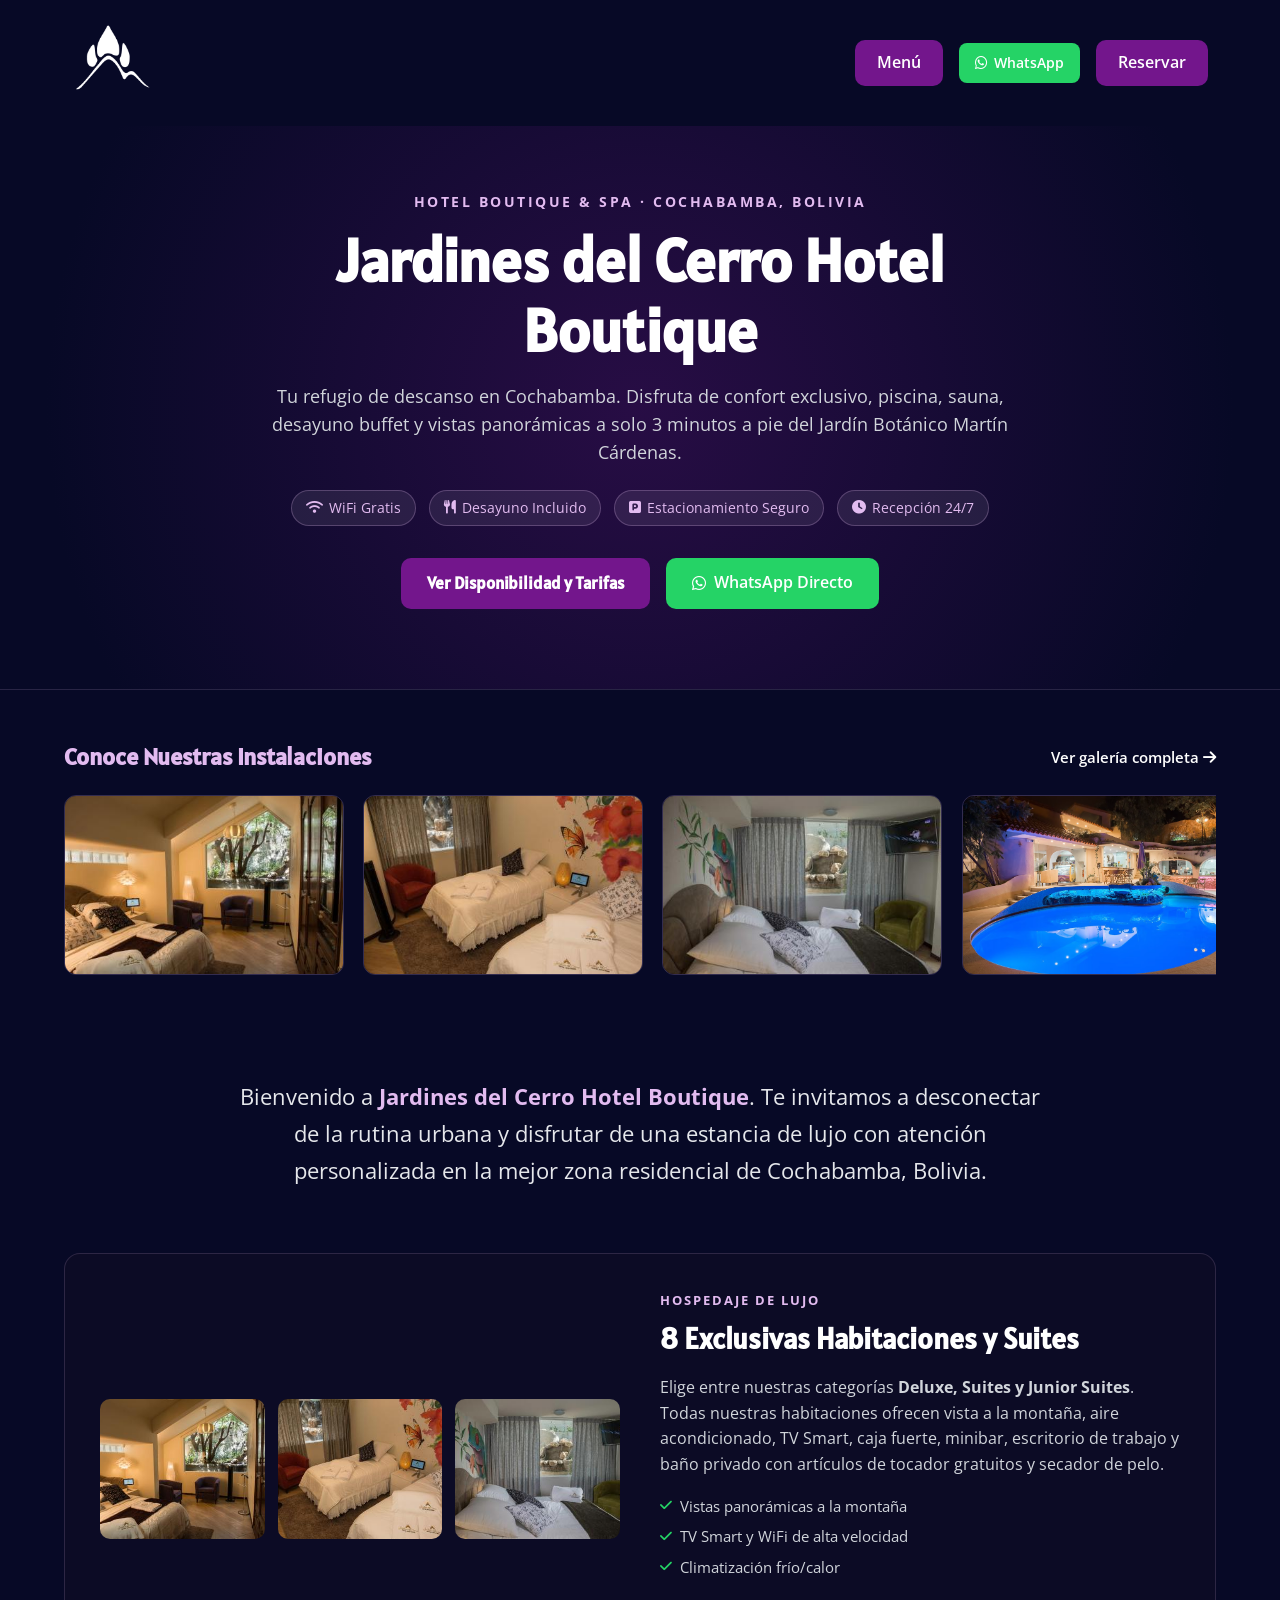
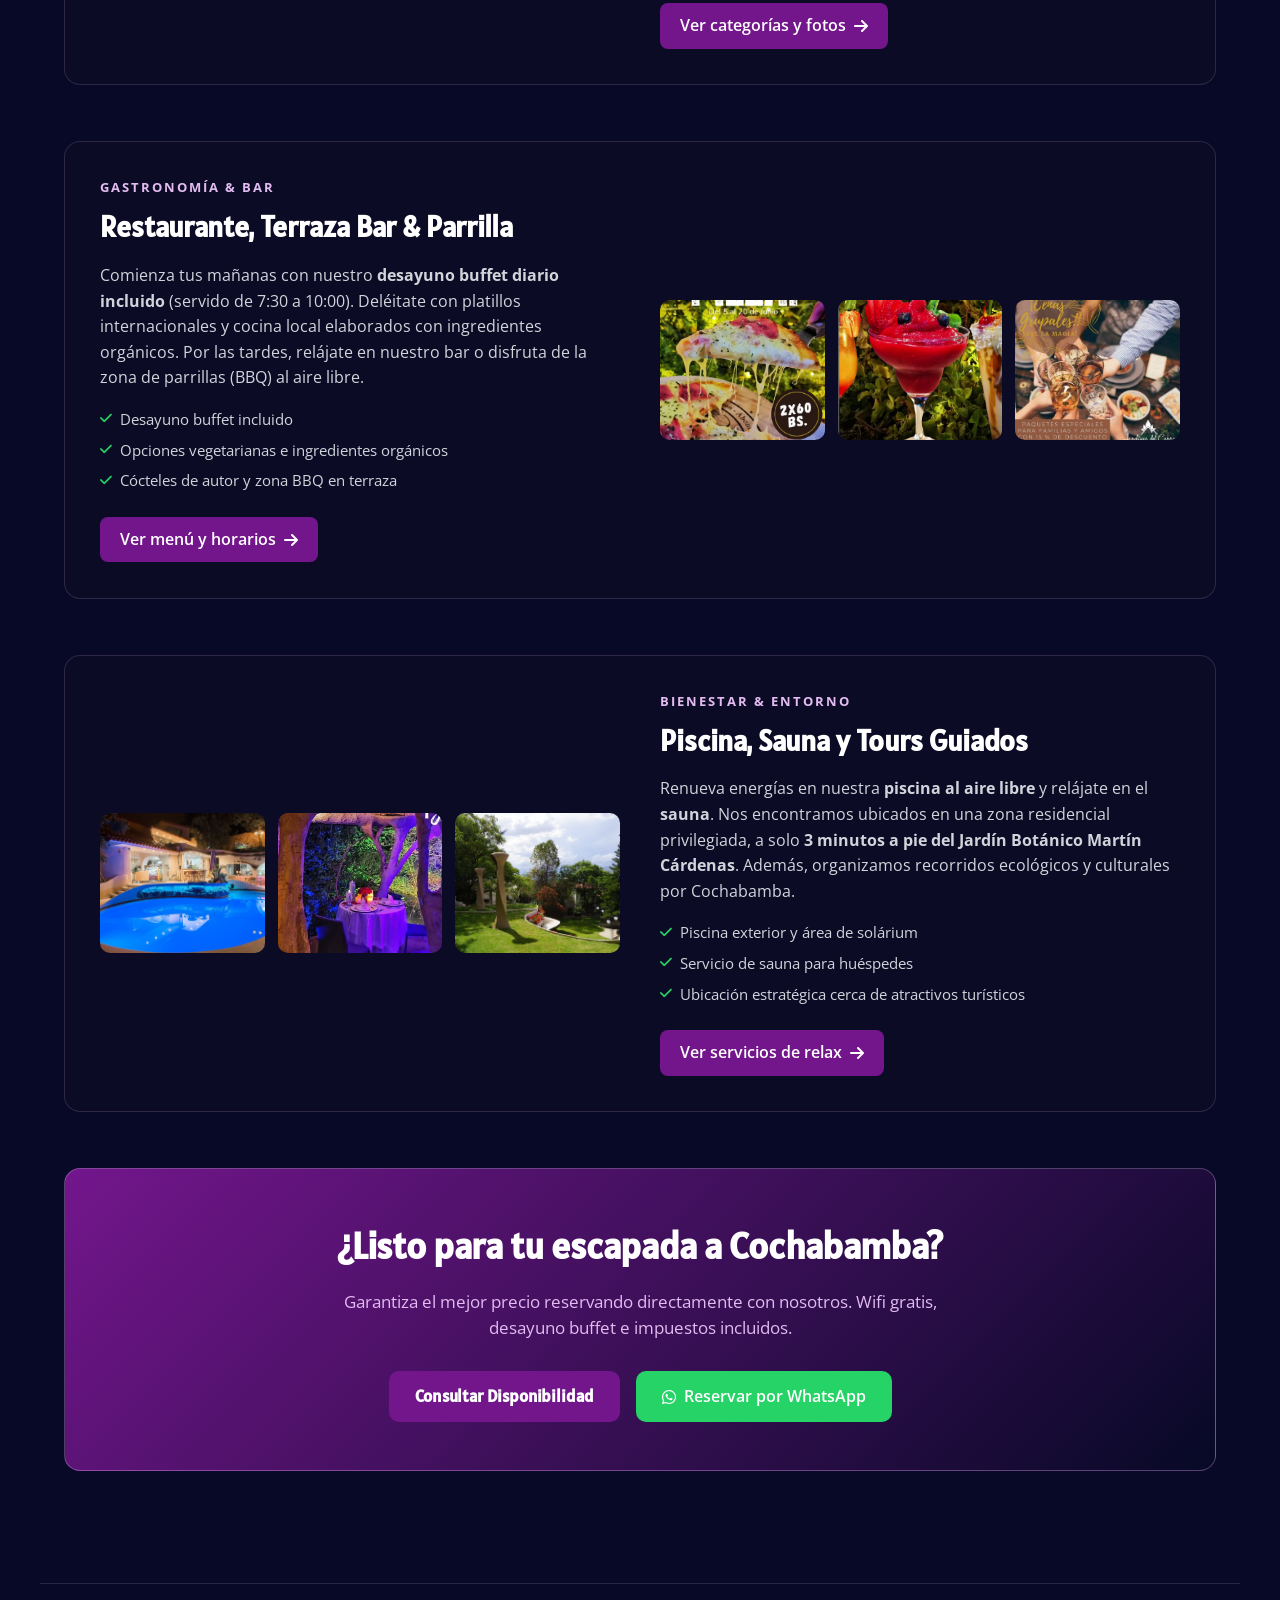
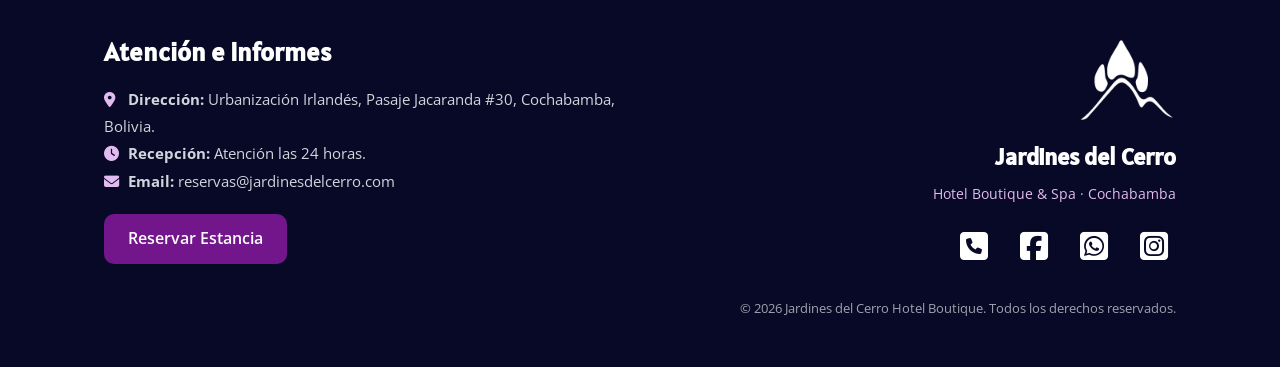
<file: Index.html>
<!DOCTYPE html>
<html lang="es">
<head>
    <meta charset="UTF-8">
    <meta name="viewport" content="width=device-width, initial-scale=1.0">
    <title>Jardines del Cerro Hotel Boutique & Spa | Hospedaje en Cochabamba, Bolivia</title>
    
    <!-- Metaetiquetas SEO -->
    <meta name="description" content="Reserva en Jardines del Cerro Hotel Boutique en Cochabamba, Bolivia. 8 habitaciones Deluxe y Suites con piscina, sauna, desayuno buffet gratis y vista a la montaña. A 3 min del Jardín Botánico Martín Cárdenas.">
    <meta name="keywords" content="Hotel Boutique Cochabamba, Hospedaje Cochabamba, Reservar Hotel Cochabamba, Wifi gratis, Desayuno incluido, Cerca del Jardín Botánico Martín Cárdenas, Hotel con sauna y piscina Cochabamba">
    <meta name="robots" content="index, follow">

    <!-- Open Graph / Redes Sociales -->
    <meta property="og:title" content="Jardines del Cerro Hotel Boutique & Spa – Cochabamba">
    <meta property="og:description" content="Refugio de lujo en Cochabamba. Habitaciones Deluxe, piscina, sauna, desayuno buffet y atención personalizada.">
    <meta property="og:image" content="IMAGENES/Artboard 1.png">
    <meta property="og:type" content="website">

    <!-- Hoja de Estilos Principal -->
    <link rel="stylesheet" href="index.css">

    <!-- Iconos FontAwesome y Fuentes Google -->
    <link rel="stylesheet" href="https://cdnjs.cloudflare.com/ajax/libs/font-awesome/6.7.2/css/all.min.css" integrity="sha512-Evv84Mr4kqVGRNSgIGL/F/aIDqQb7xQ2vcrdIwxfjThSH8CSR7PBEakCr51Ck+w+/U6swU2Im1vVX0SVk9ABhg==" crossorigin="anonymous" referrerpolicy="no-referrer" />
    <link href="https://fonts.googleapis.com/css2?family=Alatsi&family=Open+Sans:wght@400;600;700&display=swap" rel="stylesheet">
</head>
<body>

    <!-- Pantalla de Carga / Preloader -->
    <div id="preloader" class="preloader" aria-hidden="true">
      <div class="preloader__contenido">
        <img src="IMAGENES/Artboard 1.png" alt="Cargando Jardines del Cerro" class="preloader__logo" width="120" height="120">
        <div class="preloader__spinner"></div>
        <p class="preloader__texto">Cargando experiencia...</p>
      </div>
    </div>

    <!-- Cabecera y Navegación -->
    <header class="header-container">
      <nav class="nav" aria-label="Navegación principal">
        <div class="nav__logo">
          <a href="Index.html" aria-label="Ir a la página de inicio de Jardines del Cerro">
            <img src="IMAGENES/Artboard 1.png" alt="Logotipo oficial de Hotel Jardines del Cerro" width="80" height="80">
          </a>
        </div>

        <div class="nav__acciones">
          <details class="nav__menu" id="menuDetails">
            <summary class="nav__boton---mov1" aria-haspopup="true" aria-label="Abrir menú de navegación">Menú</summary>
            <div class="nav__dialogo--contenedor" role="region" aria-label="Opciones del menú">
              <ul class="nav__dialogo--lista">
                <li><a href="PAGINAS/A-habitaciones.html">Habitaciones & Suites</a></li>
                <li><a href="PAGINAS/B-restaurante.html">Restaurante & Bar</a></li>
                <li><a href="PAGINAS/C-actividades.html">Piscina, Sauna & Tours</a></li>
                <li><a href="PAGINAS/D-formulario.html">Contacto & Ubicación</a></li>
              </ul>
            </div>
          </details>
          
          <a href="https://wa.me/59112345678?text=Hola,%20deseo%20consultar%20disponibilidad%20de%20habitaciones" target="_blank" rel="noopener noreferrer" class="btn--whatsapp-header" aria-label="Consultar disponibilidad por WhatsApp">
            <i class="fa-brands fa-whatsapp"></i> WhatsApp
          </a>
          <a href="PAGINAS/D-formulario.html" class="nav__boton---mov2" aria-label="Ir al formulario de reserva">Reservar</a>
        </div>
      </nav>

      <!-- Seccion Principal / Hero -->
      <section class="hero" aria-labelledby="hero-title">
        <div class="hero__content">
          <p class="hero__tagline">HOTEL BOUTIQUE & SPA · COCHABAMBA, BOLIVIA</p>
          <h1 id="hero-title" class="hero__title">Jardines del Cerro Hotel Boutique</h1>
          <p class="hero__description">
            Tu refugio de descanso en Cochabamba. Disfruta de confort exclusivo, piscina, sauna, desayuno buffet y vistas panorámicas a solo 3 minutos a pie del Jardín Botánico Martín Cárdenas.
          </p>
          
          <!-- Badges informativos -->
          <div class="hero__badges">
            <span><i class="fa-solid fa-wifi"></i> WiFi Gratis</span>
            <span><i class="fa-solid fa-utensils"></i> Desayuno Incluido</span>
            <span><i class="fa-solid fa-square-parking"></i> Estacionamiento Seguro</span>
            <span><i class="fa-solid fa-clock"></i> Recepción 24/7</span>
          </div>

          <div class="hero__actions">
            <a href="PAGINAS/D-formulario.html" class="btn btn--primario" aria-label="Reservar estancia en Cochabamba">Ver Disponibilidad y Tarifas</a>
            <a href="https://wa.me/59112345678?text=Hola,%20quisiera%20más%20información%20sobre%20el%20hotel" target="_blank" rel="noopener noreferrer" class="btn btn--secundario" aria-label="Contactar por WhatsApp">
              <i class="fa-brands fa-whatsapp"></i> WhatsApp Directo
            </a>
          </div>
        </div>
      </section>
    </header>

    <!-- Contenido Principal -->
    <main class="seccion">
      
      <!-- Galería Horizontal / Carrusel -->
      <section class="seccion__ScrollFotos" aria-label="Galería fotográfica de nuestras instalaciones">
        <div class="seccion__ScrollFotos--header">
          <h2>Conoce Nuestras Instalaciones</h2>
          <a href="PAGINAS/A-habitaciones.html" class="enlace-galeria">Ver galería completa <i class="fa-solid fa-arrow-right"></i></a>
        </div>
        <div class="seccion__ScrollFotos--track">
          <img class="seccion__Scrollfotos--imagen" src="IMAGENES/habitacion 1.jpg" alt="Habitación Suite con vista a la montaña en Cochabamba">
          <img class="seccion__Scrollfotos--imagen" src="IMAGENES/habitacion 2.jpg" alt="Habitación Deluxe con cama King y aire acondicionado">
          <img class="seccion__Scrollfotos--imagen" src="IMAGENES/habitacion 3.jpg" alt="Junior Suite equipada con TV Smart y minibar">
          <img class="seccion__Scrollfotos--imagen" src="IMAGENES/a piscina.png" alt="Piscina al aire libre en Jardines del Cerro">
          <img class="seccion__Scrollfotos--imagen" src="IMAGENES/a jardin.png" alt="Jardines y área de relax cerca del Jardín Botánico">
          <img class="seccion__Scrollfotos--imagen" src="IMAGENES/foto pizza.png" alt="Gastronomía local e internacional en el restaurante">
          <img class="seccion__Scrollfotos--imagen" src="IMAGENES/comida uno.png" alt="Plato gourmet preparado con ingredientes orgánicos">
          <img class="seccion__Scrollfotos--imagen" src="IMAGENES/comida tres.png" alt="Cócteles y bebidas en la terraza bar con parrilla">
        </div>
      </section>
      
      <!-- Mensaje de Propuesta de Valor -->
      <section class="seccion__nosotros" aria-label="Bienvenida a Jardines del Cerro">
        <p class="seccion__nosotros--mensaje">
          Bienvenido a <span>Jardines del Cerro Hotel Boutique</span>. Te invitamos a desconectar de la rutina urbana y disfrutar de una estancia de lujo con atención personalizada en la mejor zona residencial de Cochabamba, Bolivia.
        </p>
      </section>

      <!-- Bloques de Información Principal -->
      
      <!-- 1. Habitaciones -->
      <section class="seccion__grid" aria-labelledby="titulo-habitaciones">
        <div class="seccion__gridfotos">
          <img class="seccion__gridfotos--imagen" src="IMAGENES/habitacion 1.jpg" alt="Suite de lujo con vistas panorámicas">
          <img class="seccion__gridfotos--imagen" src="IMAGENES/habitacion 2.jpg" alt="Habitación Deluxe equipada">
          <img class="seccion__gridfotos--imagen" src="IMAGENES/habitacion 3.jpg" alt="Junior Suite con baño privado y amenities">
        </div>
        <div class="seccion__gridparrafo">
          <span class="badge-seccion">Hospedaje de Lujo</span>
          <h2 id="titulo-habitaciones" class="seccion__gridparrafo--titulo">8 Exclusivas Habitaciones y Suites</h2>
          <p class="seccion__gridparrafo--texto">
            Elige entre nuestras categorías <strong>Deluxe, Suites y Junior Suites</strong>. Todas nuestras habitaciones ofrecen vista a la montaña, aire acondicionado, TV Smart, caja fuerte, minibar, escritorio de trabajo y baño privado con artículos de tocador gratuitos y secador de pelo.
          </p>
          <ul class="lista-caracteristicas">
            <li><i class="fa-solid fa-check"></i> Vistas panorámicas a la montaña</li>
            <li><i class="fa-solid fa-check"></i> TV Smart y WiFi de alta velocidad</li>
            <li><i class="fa-solid fa-check"></i> Climatización frío/calor</li>
          </ul>
          <a class="seccion__gridparrafo--enlace" href="PAGINAS/A-habitaciones.html" aria-label="Ver detalles y fotos de las habitaciones">Ver categorías y fotos <i class="fa-solid fa-arrow-right"></i></a>
        </div>
      </section>        

      <!-- 2. Restaurante, Bar & Terraza -->
      <section class="seccion__grid seccion__grid--inverso" aria-labelledby="titulo-restaurante">
        <div class="seccion__gridfotos">
          <img class="seccion__gridfotos--imagen" src="IMAGENES/comida uno.png" alt="Desayuno buffet diario e ingredientes orgánicos">
          <img class="seccion__gridfotos--imagen" src="IMAGENES/foto helado.png" alt="Postres y cafetería artesanal">
          <img class="seccion__gridfotos--imagen" src="IMAGENES/comida tres.png" alt="Bar de cócteles y área de parrilla BBQ">
        </div>
        <div class="seccion__gridparrafo">
          <span class="badge-seccion">Gastronomía & Bar</span>
          <h2 id="titulo-restaurante" class="seccion__gridparrafo--titulo">Restaurante, Terraza Bar & Parrilla</h2>
          <p class="seccion__gridparrafo--texto">
            Comienza tus mañanas con nuestro <strong>desayuno buffet diario incluido</strong> (servido de 7:30 a 10:00). Deléitate con platillos internacionales y cocina local elaborados con ingredientes orgánicos. Por las tardes, relájate en nuestro bar o disfruta de la zona de parrillas (BBQ) al aire libre.
          </p>
          <ul class="lista-caracteristicas">
            <li><i class="fa-solid fa-check"></i> Desayuno buffet incluido</li>
            <li><i class="fa-solid fa-check"></i> Opciones vegetarianas e ingredientes orgánicos</li>
            <li><i class="fa-solid fa-check"></i> Cócteles de autor y zona BBQ en terraza</li>
          </ul>
          <a class="seccion__gridparrafo--enlace" href="PAGINAS/B-restaurante.html" aria-label="Ver menú y horarios del restaurante">Ver menú y horarios <i class="fa-solid fa-arrow-right"></i></a>
        </div>
      </section>        

      <!-- 3. Piscina, Sauna y Actividades -->
      <section class="seccion__grid" aria-labelledby="titulo-actividades">
        <div class="seccion__gridfotos">
          <img class="seccion__gridfotos--imagen" src="IMAGENES/a piscina.png" alt="Piscina al aire libre en Cochabamba">
          <img class="seccion__gridfotos--imagen" src="IMAGENES/Captura de pantalla 2025-06-05 082846.png" alt="Sauna y área de relax del hotel">
          <img class="seccion__gridfotos--imagen" src="IMAGENES/a jardin.png" alt="Proximidad al Jardín Botánico Martín Cárdenas">
        </div>
        <div class="seccion__gridparrafo">
          <span class="badge-seccion">Bienestar & Entorno</span>
          <h2 id="titulo-actividades" class="seccion__gridparrafo--titulo">Piscina, Sauna y Tours Guiados</h2>
          <p class="seccion__gridparrafo--texto">
            Renueva energías en nuestra <strong>piscina al aire libre</strong> y relájate en el <strong>sauna</strong>. Nos encontramos ubicados en una zona residencial privilegiada, a solo <strong>3 minutos a pie del Jardín Botánico Martín Cárdenas</strong>. Además, organizamos recorridos ecológicos y culturales por Cochabamba.
          </p>
          <ul class="lista-caracteristicas">
            <li><i class="fa-solid fa-check"></i> Piscina exterior y área de solárium</li>
            <li><i class="fa-solid fa-check"></i> Servicio de sauna para huéspedes</li>
            <li><i class="fa-solid fa-check"></i> Ubicación estratégica cerca de atractivos turísticos</li>
          </ul>
          <a class="seccion__gridparrafo--enlace" href="PAGINAS/C-actividades.html" aria-label="Ver lista completa de actividades e instalaciones de relax">Ver servicios de relax <i class="fa-solid fa-arrow-right"></i></a>
        </div>
      </section>    

      <!-- Llamado a la Acción (CTA) Final -->
      <section class="banner-cta" aria-label="Llamado a la acción para reservar">
        <h2>¿Listo para tu escapada a Cochabamba?</h2>
        <p>Garantiza el mejor precio reservando directamente con nosotros. Wifi gratis, desayuno buffet e impuestos incluidos.</p>
        <div class="banner-cta__botones">
          <a href="PAGINAS/D-formulario.html" class="btn btn--primario">Consultar Disponibilidad</a>
          <a href="https://wa.me/59112345678?text=Deseo%20reservar%20una%20habitación" target="_blank" rel="noopener noreferrer" class="btn btn--whatsapp">
            <i class="fa-brands fa-whatsapp"></i> Reservar por WhatsApp
          </a>
        </div>
      </section>
    </main>

    <!-- Pie de Página -->
    <footer class="nav3">
        <section class="nav3__contacto">
            <h3>Atención e Informes</h3>
            <p class="footer__direccion">
              <i class="fa-solid fa-location-dot"></i> <strong>Dirección:</strong> Urbanización Irlandés, Pasaje Jacaranda #30, Cochabamba, Bolivia.<br>
              <i class="fa-solid fa-clock"></i> <strong>Recepción:</strong> Atención las 24 horas.<br>
              <i class="fa-solid fa-envelope"></i> <strong>Email:</strong> reservas@jardinesdelcerro.com
            </p>
            <a href="PAGINAS/D-formulario.html" class="nav3__boton--reserva" aria-label="Ir al formulario para solicitar una reserva">
              Reservar Estancia
            </a>
        </section>

        <section class="nav3__redes">
            <img class="nav3__redes--img" src="IMAGENES/Artboard 1.png" alt="Logotipo oficial de Jardines del Cerro Hotel Boutique" width="100" height="100">
            <h2>Jardines del Cerro</h2>
            <p class="footer__subtitulo">Hotel Boutique & Spa · Cochabamba</p>
            
            <div class="nav3__social-icons">
              <a href="tel:+59112345678" aria-label="Llamar por teléfono al hotel"><i class="fa-solid fa-square-phone" aria-hidden="true"></i></a>
              <a href="https://www.facebook.com/" target="_blank" rel="noopener noreferrer" aria-label="Visitar Facebook oficial"><i class="fa-brands fa-square-facebook" aria-hidden="true"></i></a>
              <a href="https://wa.me/59112345678" target="_blank" rel="noopener noreferrer" aria-label="Escribir al WhatsApp del hotel"><i class="fa-brands fa-square-whatsapp" aria-hidden="true"></i></a>
              <a href="https://www.instagram.com/" target="_blank" rel="noopener noreferrer" aria-label="Visitar Instagram oficial"><i class="fa-brands fa-square-instagram" aria-hidden="true"></i></a>
            </div>
            
            <p class="copyright">&copy; 2026 Jardines del Cerro Hotel Boutique. Todos los derechos reservados.</p>
        </section>
    </footer>

    <!-- Script Interactivo con Control del Preloader -->
    <script>
      // Control de cierre automático del menú de navegación
      const menu = document.getElementById('menuDetails');
      document.addEventListener('click', (event) => {
        if (menu && !menu.contains(event.target)) {
          menu.removeAttribute('open');
        }
      });

      // Ocultar Preloader con efecto de desvanecimiento (Fade-out)
      window.addEventListener('load', () => {
        const preloader = document.getElementById('preloader');
        if (preloader) {
          // Breve retardo para mostrar la animación antes de desvanecer
          setTimeout(() => {
            preloader.classList.add('preloader--oculto');
          }, 900);
        }
      });
    </script>
</body>
</html>
</file>
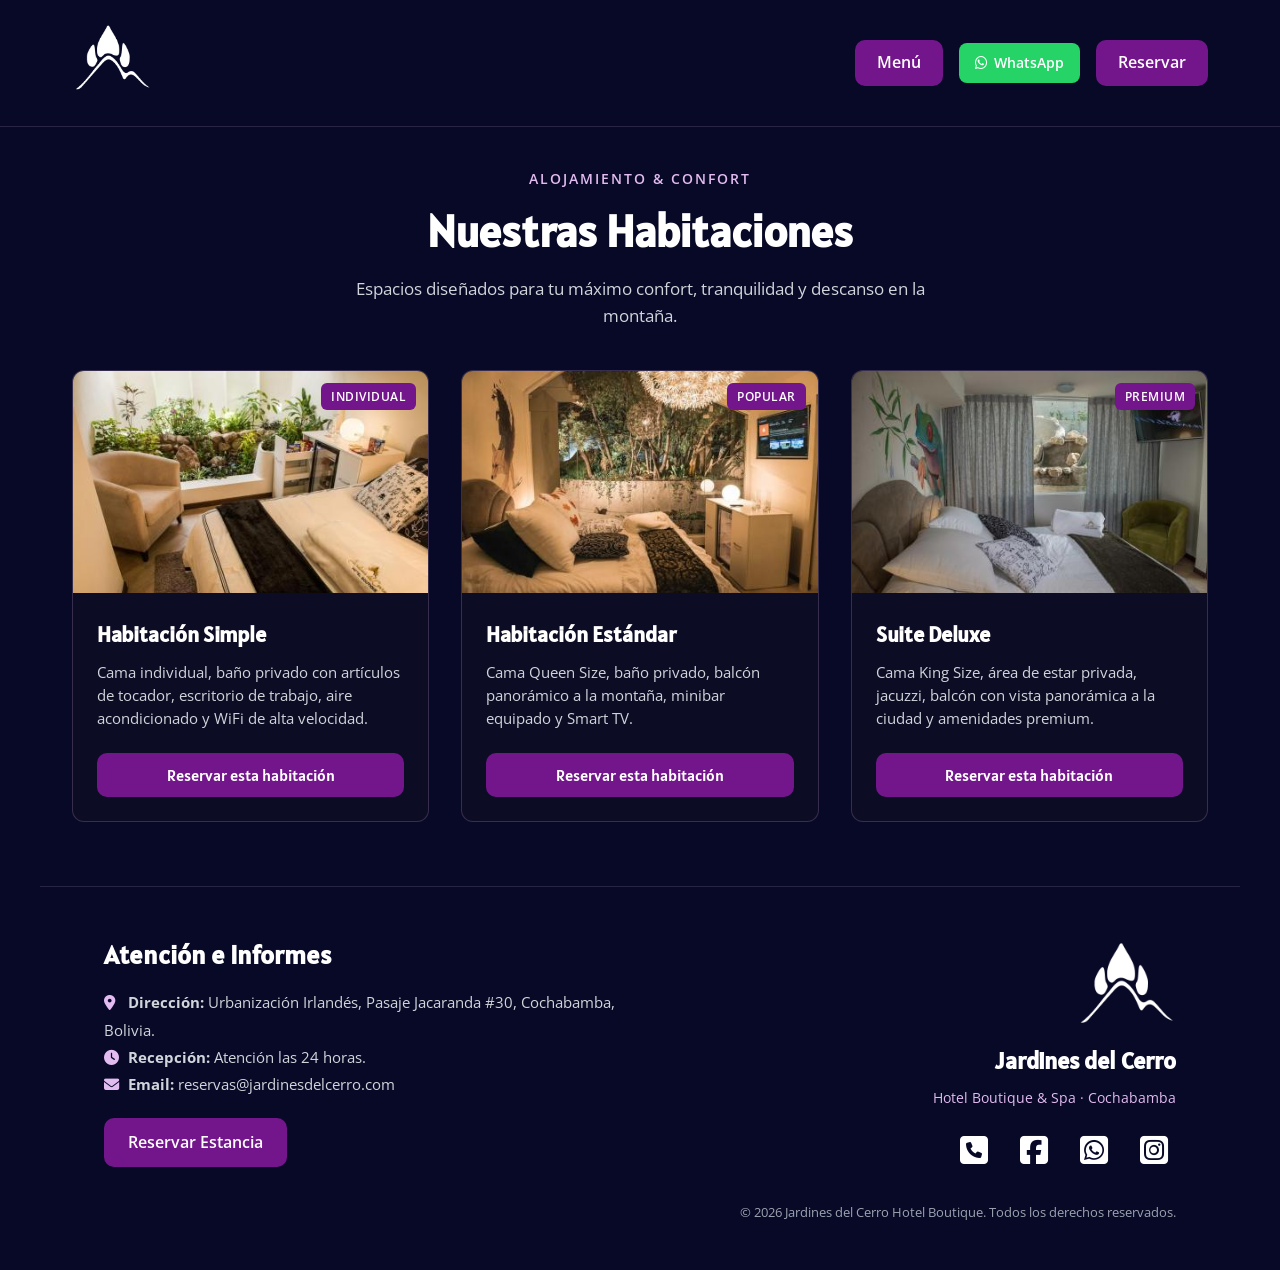
<file: PAGINAS/A-habitaciones.html>
<!DOCTYPE html>
<html lang="es">
<head>
    <meta charset="UTF-8">
    <meta name="viewport" content="width=device-width, initial-scale=1.0">
    <title>Habitaciones & Suites | Jardines del Cerro Hotel Boutique</title>
    
    <!-- Metaetiquetas SEO -->
    <meta name="description" content="Conoce las habitaciones y suites de Jardines del Cerro Hotel Boutique en Cochabamba. Habitaciones individuales, estándar y suites deluxe con vistas a la montaña.">
    <meta name="keywords" content="Habitaciones Hotel Cochabamba, Suites de Lujo, Hotel Boutique Cochabamba, Reserva de habitaciones, Hospedaje Cochabamba">
    <meta name="robots" content="index, follow">

    <!-- Open Graph / Redes Sociales -->
    <meta property="og:title" content="Habitaciones & Suites – Jardines del Cerro Hotel Boutique">
    <meta property="og:description" content="Espacios diseñados para tu máximo confort, tranquilidad y descanso en la montaña.">
    <meta property="og:image" content="../IMAGENES/Artboard 1.png">
    <meta property="og:type" content="website">

    <!-- CSS General (raíz) y CSS Específico de la Sección -->
    <link rel="stylesheet" href="../index.css">
    <link rel="stylesheet" href="A.habitaciones.css">
    
    <!-- Iconos y Fuentes Externas -->
    <link rel="stylesheet" href="https://cdnjs.cloudflare.com/ajax/libs/font-awesome/6.7.2/css/all.min.css" integrity="sha512-Evv84Mr4kqVGRNSgIGL/F/aIDqQb7xQ2vcrdIwxfjThSH8CSR7PBEakCr51Ck+w+/U6swU2Im1vVX0SVk9ABhg==" crossorigin="anonymous" referrerpolicy="no-referrer" />
    <link href="https://fonts.googleapis.com/css2?family=Alatsi&family=Open+Sans:wght@400;600;700&display=swap" rel="stylesheet">
</head>
<body>

    <!-- Cabecera Compacta para Subpáginas -->
    <header class="header-simple">
      <nav class="nav" aria-label="Navegación principal">
        <div class="nav__logo">
          <a href="../Index.html" aria-label="Volver a la página de inicio">
            <img src="../IMAGENES/Artboard 1.png" alt="Logotipo oficial de Hotel Jardines del Cerro" width="80" height="80">
          </a>
        </div>

        <div class="nav__acciones">
          <details class="nav__menu" id="menuDetails">
            <summary class="nav__boton---mov1" aria-haspopup="true" aria-label="Abrir menú de navegación">Menú</summary>
            <div class="nav__dialogo--contenedor" role="region" aria-label="Opciones del menú">
              <ul class="nav__dialogo--lista">
                <li><a href="A-habitaciones.html">Habitaciones & Suites</a></li>
                <li><a href="B-restaurante.html">Restaurante & Bar</a></li>
                <li><a href="C-actividades.html">Piscina, Sauna & Tours</a></li>
                <li><a href="D-formulario.html">Contacto & Ubicación</a></li>
              </ul>
            </div>
          </details>
          
          <a href="https://wa.me/59112345678?text=Hola,%20quisiera%20consultar%20disponibilidad" target="_blank" rel="noopener noreferrer" class="btn--whatsapp-header" aria-label="Consultar por WhatsApp">
            <i class="fa-brands fa-whatsapp"></i> WhatsApp
          </a>
          <a href="D-formulario.html" class="nav__boton---mov2" aria-label="Ir al formulario de reserva">Reservar</a>
        </div>
      </nav>
    </header>

    <!-- Contenido Principal -->
    <main class="contenedor-habitaciones">
      <section class="habitaciones-seccion" aria-labelledby="habitaciones-titulo">
        
        <!-- Encabezado de la Sección -->
        <div class="habitaciones__encabezado">
          <p class="habitaciones__tagline">ALOJAMIENTO & CONFORT</p>
          <h1 id="habitaciones-titulo" class="habitaciones__titulo-principal">Nuestras Habitaciones</h1>
          <p class="habitaciones__subtitulo">Espacios diseñados para tu máximo confort, tranquilidad y descanso en la montaña.</p>
        </div>
        
        <!-- Catálogo de Habitaciones (Grid) -->
        <div class="habitaciones__grid" aria-label="Catálogo de habitaciones disponible">
          
          <!-- Tarjeta 1 -->
          <article class="tarjeta-habitacion">
            <div class="tarjeta-habitacion__media">
              <img src="../IMAGENES/habitacion doble 2.jpg" alt="Habitación Simple con cama individual y escritorio" class="tarjeta-habitacion__img" loading="lazy">
              <span class="tarjeta-habitacion__etiqueta">Individual</span>
            </div>
            <div class="tarjeta-habitacion__cuerpo">
              <h2 class="tarjeta-habitacion__titulo">Habitación Simple</h2>
              <p class="tarjeta-habitacion__texto">Cama individual, baño privado con artículos de tocador, escritorio de trabajo, aire acondicionado y WiFi de alta velocidad.</p>
              <a href="D-formulario.html" class="tarjeta-habitacion__btn">Reservar esta habitación</a>
            </div>
          </article>

          <!-- Tarjeta 2 -->
          <article class="tarjeta-habitacion">
            <div class="tarjeta-habitacion__media">
              <img src="../IMAGENES/habitacion doble.jpg" alt="Habitación Estándar con cama matrimonial y balcón" class="tarjeta-habitacion__img" loading="lazy">
              <span class="tarjeta-habitacion__etiqueta">Popular</span>
            </div>
            <div class="tarjeta-habitacion__cuerpo">
              <h2 class="tarjeta-habitacion__titulo">Habitación Estándar</h2>
              <p class="tarjeta-habitacion__texto">Cama Queen Size, baño privado, balcón panorámico a la montaña, minibar equipado y Smart TV.</p>
              <a href="D-formulario.html" class="tarjeta-habitacion__btn">Reservar esta habitación</a>
            </div>
          </article>

          <!-- Tarjeta 3 -->
          <article class="tarjeta-habitacion">
            <div class="tarjeta-habitacion__media">
              <img src="../IMAGENES/habitacion 3.jpg" alt="Suite Deluxe con cama King y jacuzzi" class="tarjeta-habitacion__img" loading="lazy">
              <span class="tarjeta-habitacion__etiqueta">Premium</span>
            </div>
            <div class="tarjeta-habitacion__cuerpo">
              <h2 class="tarjeta-habitacion__titulo">Suite Deluxe</h2>
              <p class="tarjeta-habitacion__texto">Cama King Size, área de estar privada, jacuzzi, balcón con vista panorámica a la ciudad y amenidades premium.</p>
              <a href="D-formulario.html" class="tarjeta-habitacion__btn">Reservar esta habitación</a>
            </div>
          </article>

        </div>
      </section>
    </main>

    <!-- Pie de Página Unificado -->
    <footer class="nav3">
        <section class="nav3__contacto">
            <h3>Atención e Informes</h3>
            <p class="footer__direccion">
              <i class="fa-solid fa-location-dot"></i> <strong>Dirección:</strong> Urbanización Irlandés, Pasaje Jacaranda #30, Cochabamba, Bolivia.<br>
              <i class="fa-solid fa-clock"></i> <strong>Recepción:</strong> Atención las 24 horas.<br>
              <i class="fa-solid fa-envelope"></i> <strong>Email:</strong> reservas@jardinesdelcerro.com
            </p>
            <a href="D-formulario.html" class="nav3__boton--reserva">
              Reservar Estancia
            </a>
        </section>

        <section class="nav3__redes">
            <img class="nav3__redes--img" src="../IMAGENES/Artboard 1.png" alt="Logotipo de Jardines del Cerro" width="100" height="100">
            <h2>Jardines del Cerro</h2>
            <p class="footer__subtitulo">Hotel Boutique & Spa · Cochabamba</p>
            
            <div class="nav3__social-icons">
              <a href="tel:+59112345678" aria-label="Llamar al hotel"><i class="fa-solid fa-square-phone" aria-hidden="true"></i></a>
              <a href="https://www.facebook.com/" target="_blank" rel="noopener noreferrer" aria-label="Facebook oficial"><i class="fa-brands fa-square-facebook" aria-hidden="true"></i></a>
              <a href="https://wa.me/59112345678" target="_blank" rel="noopener noreferrer" aria-label="WhatsApp del hotel"><i class="fa-brands fa-square-whatsapp" aria-hidden="true"></i></a>
              <a href="https://www.instagram.com/" target="_blank" rel="noopener noreferrer" aria-label="Instagram oficial"><i class="fa-brands fa-square-instagram" aria-hidden="true"></i></a>
            </div>
            
            <p class="copyright">&copy; 2026 Jardines del Cerro Hotel Boutique. Todos los derechos reservados.</p>
        </section>
    </footer>

    <!-- Cierre del Menú Desplegable -->
    <script>
      const menu = document.getElementById('menuDetails');
      document.addEventListener('click', (event) => {
        if (menu && !menu.contains(event.target)) {
          menu.removeAttribute('open');
        }
      });
    </script>
</body>
</html>
</file>
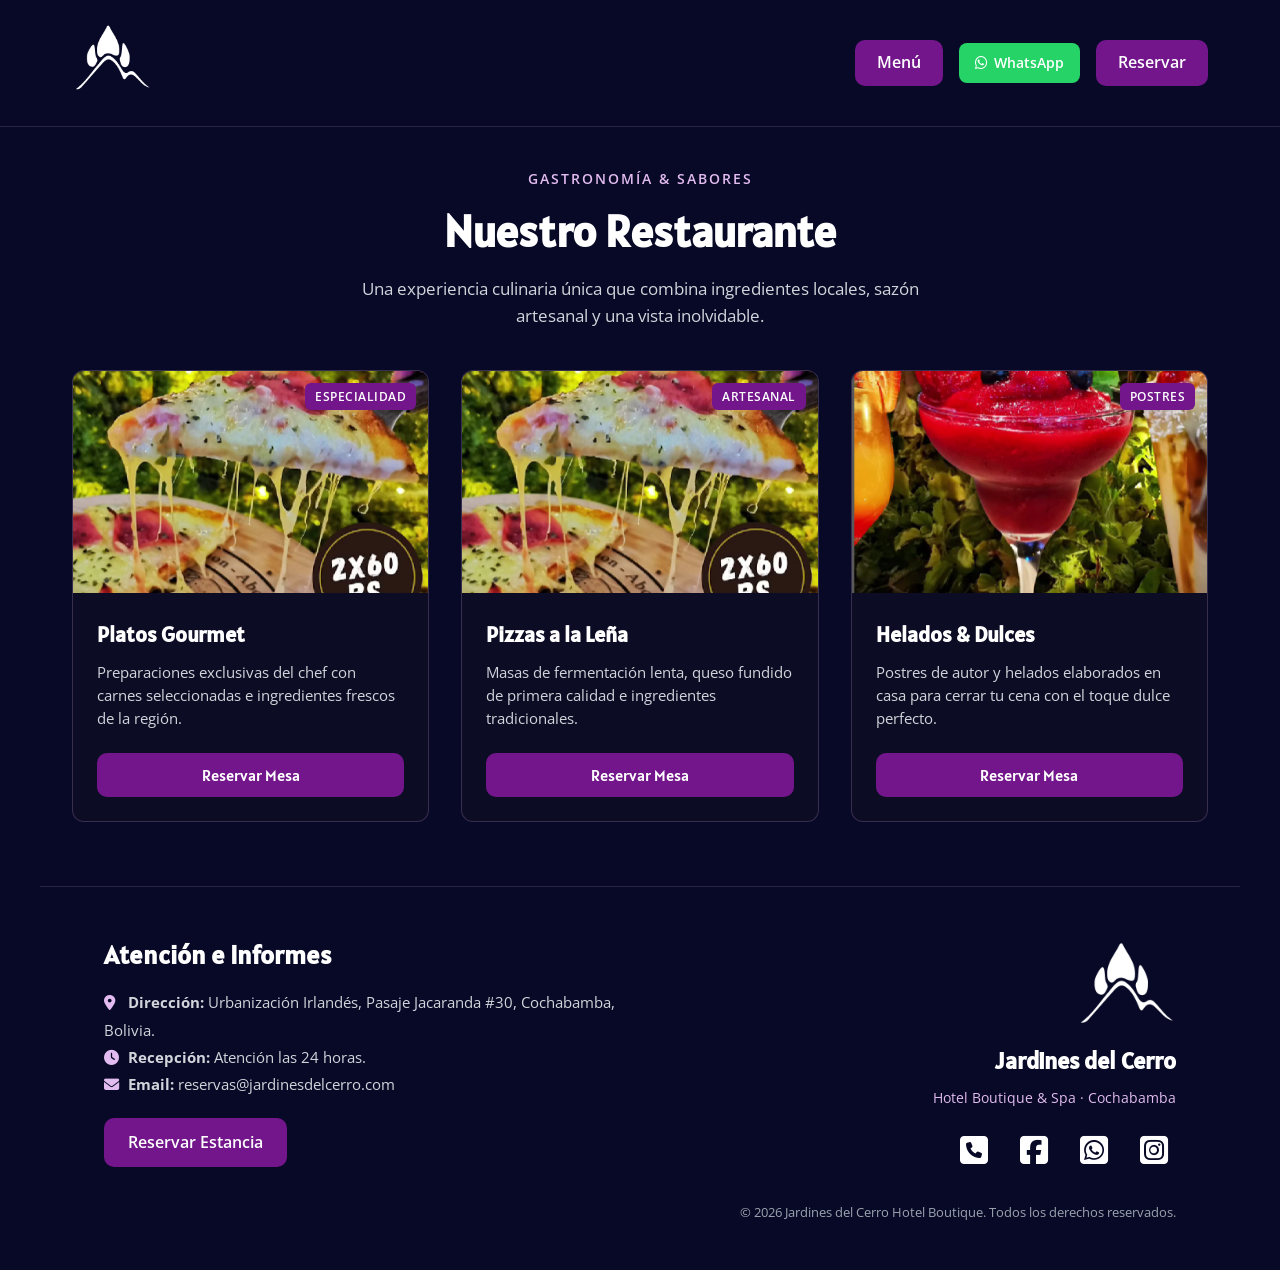
<file: PAGINAS/B-restaurante.html>
<!DOCTYPE html>
<html lang="es">
<head>
    <meta charset="UTF-8">
    <meta name="viewport" content="width=device-width, initial-scale=1.0">
    <title>Restaurante & Bar | Hotel Jardines del Cerro</title>
    
    <!-- Metaetiquetas SEO -->
    <meta name="description" content="Disfruta de la mejor gastronomía en Jardines del Cerro. Platos gourmet, pizzas a la leña, postres artesanales y desayunos buffet en Cochabamba.">
    <meta name="keywords" content="Restaurante Hotel Cochabamba, Platos Gourmet, Pizzas a la leña, Desayuno Buffet Cochabamba, Gastronomía Cochabamba">
    <meta name="robots" content="index, follow">

    <!-- Open Graph / Redes Sociales -->
    <meta property="og:title" content="Restaurante & Bar – Jardines del Cerro Hotel Boutique">
    <meta property="og:description" content="Una experiencia culinaria única que combina ingredientes locales, sazón artesanal y una vista inolvidable.">
    <meta property="og:image" content="../IMAGENES/Artboard 1.png">
    <meta property="og:type" content="website">

    <!-- Hojas de estilo general y propia -->
    <link rel="stylesheet" href="../index.css">
    <link rel="stylesheet" href="B-restaurante.css">
    
    <!-- Fuentes e Iconos -->
    <link rel="stylesheet" href="https://cdnjs.cloudflare.com/ajax/libs/font-awesome/6.7.2/css/all.min.css" integrity="sha512-Evv84Mr4kqVGRNSgIGL/F/aIDqQb7xQ2vcrdIwxfjThSH8CSR7PBEakCr51Ck+w+/U6swU2Im1vVX0SVk9ABhg==" crossorigin="anonymous" referrerpolicy="no-referrer" />
    <link href="https://fonts.googleapis.com/css2?family=Alatsi&family=Open+Sans:wght@400;600;700&display=swap" rel="stylesheet">
</head>
<body>

    <!-- Cabecera Simple de Subpáginas -->
    <header class="header-simple">
      <nav class="nav" aria-label="Navegación principal">
        <div class="nav__logo">
          <a href="../Index.html" aria-label="Volver a la página de inicio">
            <img src="../IMAGENES/Artboard 1.png" alt="Logotipo oficial de Hotel Jardines del Cerro" width="80" height="80">
          </a>
        </div>

        <div class="nav__acciones">
          <details class="nav__menu" id="menuDetails">
            <summary class="nav__boton---mov1" aria-haspopup="true" aria-label="Abrir menú de navegación">Menú</summary>
            <div class="nav__dialogo--contenedor" role="region" aria-label="Opciones del menú">
              <ul class="nav__dialogo--lista">
                <li><a href="A-habitaciones.html">Habitaciones & Suites</a></li>
                <li><a href="B-restaurante.html">Restaurante & Bar</a></li>
                <li><a href="C-actividades.html">Piscina, Sauna & Tours</a></li>
                <li><a href="D-formulario.html">Contacto & Ubicación</a></li>
              </ul>
            </div>
          </details>

          <a href="https://wa.me/59112345678?text=Hola,%20quisiera%20reservar%20una%20mesa" target="_blank" rel="noopener noreferrer" class="btn--whatsapp-header" aria-label="Consultar por WhatsApp">
            <i class="fa-brands fa-whatsapp"></i> WhatsApp
          </a>
          <a href="D-formulario.html" class="nav__boton---mov2" aria-label="Ir al formulario de reserva">Reservar</a>
        </div>
      </nav>
    </header>

    <!-- Contenido Principal -->
    <main class="contenedor-restaurante">
      <section class="restaurante-seccion" aria-labelledby="restaurante-titulo">
        
        <!-- Encabezado de la Sección -->
        <div class="restaurante__encabezado">
          <p class="restaurante__tagline">GASTRONOMÍA & SABORES</p>
          <h1 id="restaurante-titulo" class="restaurante__titulo-principal">Nuestro Restaurante</h1>
          <p class="restaurante__subtitulo">Una experiencia culinaria única que combina ingredientes locales, sazón artesanal y una vista inolvidable.</p>
        </div>
        
        <!-- Rejilla del Menú Gastronómico -->
        <div class="restaurante__grid" aria-label="Menú de especialidades del restaurante">
          
          <!-- Tarjeta 1 -->
          <article class="tarjeta-platillo">
            <div class="tarjeta-platillo__media">
              <img src="../IMAGENES/comida uno.png" alt="Plato especial gourmet elaborado con ingredientes orgánicos" class="tarjeta-platillo__img" loading="lazy">
              <span class="tarjeta-platillo__etiqueta">Especialidad</span>
            </div>
            <div class="tarjeta-platillo__cuerpo">
              <h2 class="tarjeta-platillo__titulo">Platos Gourmet</h2>
              <p class="tarjeta-platillo__texto">Preparaciones exclusivas del chef con carnes seleccionadas e ingredientes frescos de la región.</p>
              <a href="D-formulario.html" class="tarjeta-platillo__btn">Reservar Mesa</a>
            </div>
          </article>

          <!-- Tarjeta 2 -->
          <article class="tarjeta-platillo">
            <div class="tarjeta-platillo__media">
              <img src="../IMAGENES/foto pizza.png" alt="Pizza artesanal recién horneada a la leña" class="tarjeta-platillo__img" loading="lazy">
              <span class="tarjeta-platillo__etiqueta">Artesanal</span>
            </div>
            <div class="tarjeta-platillo__cuerpo">
              <h2 class="tarjeta-platillo__titulo">Pizzas a la Leña</h2>
              <p class="tarjeta-platillo__texto">Masas de fermentación lenta, queso fundido de primera calidad e ingredientes tradicionales.</p>
              <a href="D-formulario.html" class="tarjeta-platillo__btn">Reservar Mesa</a>
            </div>
          </article>

          <!-- Tarjeta 3 -->
          <article class="tarjeta-platillo">
            <div class="tarjeta-platillo__media">
              <img src="../IMAGENES/foto helado.png" alt="Helados y postres artesanales de la casa" class="tarjeta-platillo__img" loading="lazy">
              <span class="tarjeta-platillo__etiqueta">Postres</span>
            </div>
            <div class="tarjeta-platillo__cuerpo">
              <h2 class="tarjeta-platillo__titulo">Helados & Dulces</h2>
              <p class="tarjeta-platillo__texto">Postres de autor y helados elaborados en casa para cerrar tu cena con el toque dulce perfecto.</p>
              <a href="D-formulario.html" class="tarjeta-platillo__btn">Reservar Mesa</a>
            </div>
          </article>

        </div>
      </section>
    </main>

    <!-- Pie de página unificado -->
    <footer class="nav3">
        <section class="nav3__contacto">
            <h3>Atención e Informes</h3>
            <p class="footer__direccion">
              <i class="fa-solid fa-location-dot"></i> <strong>Dirección:</strong> Urbanización Irlandés, Pasaje Jacaranda #30, Cochabamba, Bolivia.<br>
              <i class="fa-solid fa-clock"></i> <strong>Recepción:</strong> Atención las 24 horas.<br>
              <i class="fa-solid fa-envelope"></i> <strong>Email:</strong> reservas@jardinesdelcerro.com
            </p>
            <a href="D-formulario.html" class="nav3__boton--reserva">
              Reservar Estancia
            </a>
        </section>

        <section class="nav3__redes">
            <img class="nav3__redes--img" src="../IMAGENES/Artboard 1.png" alt="Logotipo de Jardines del Cerro" width="100" height="100">
            <h2>Jardines del Cerro</h2>
            <p class="footer__subtitulo">Hotel Boutique & Spa · Cochabamba</p>
            
            <div class="nav3__social-icons">
              <a href="tel:+59112345678" aria-label="Llamar al hotel"><i class="fa-solid fa-square-phone" aria-hidden="true"></i></a>
              <a href="https://www.facebook.com/" target="_blank" rel="noopener noreferrer" aria-label="Facebook oficial"><i class="fa-brands fa-square-facebook" aria-hidden="true"></i></a>
              <a href="https://wa.me/59112345678" target="_blank" rel="noopener noreferrer" aria-label="WhatsApp del hotel"><i class="fa-brands fa-square-whatsapp" aria-hidden="true"></i></a>
              <a href="https://www.instagram.com/" target="_blank" rel="noopener noreferrer" aria-label="Instagram oficial"><i class="fa-brands fa-square-instagram" aria-hidden="true"></i></a>
            </div>
            
            <p class="copyright">&copy; 2026 Jardines del Cerro Hotel Boutique. Todos los derechos reservados.</p>
        </section>
    </footer>

    <!-- Cierre del Menú Desplegable -->
    <script>
      const menu = document.getElementById('menuDetails');
      document.addEventListener('click', (event) => {
        if (menu && !menu.contains(event.target)) {
          menu.removeAttribute('open');
        }
      });
    </script>
</body>
</html>
</file>
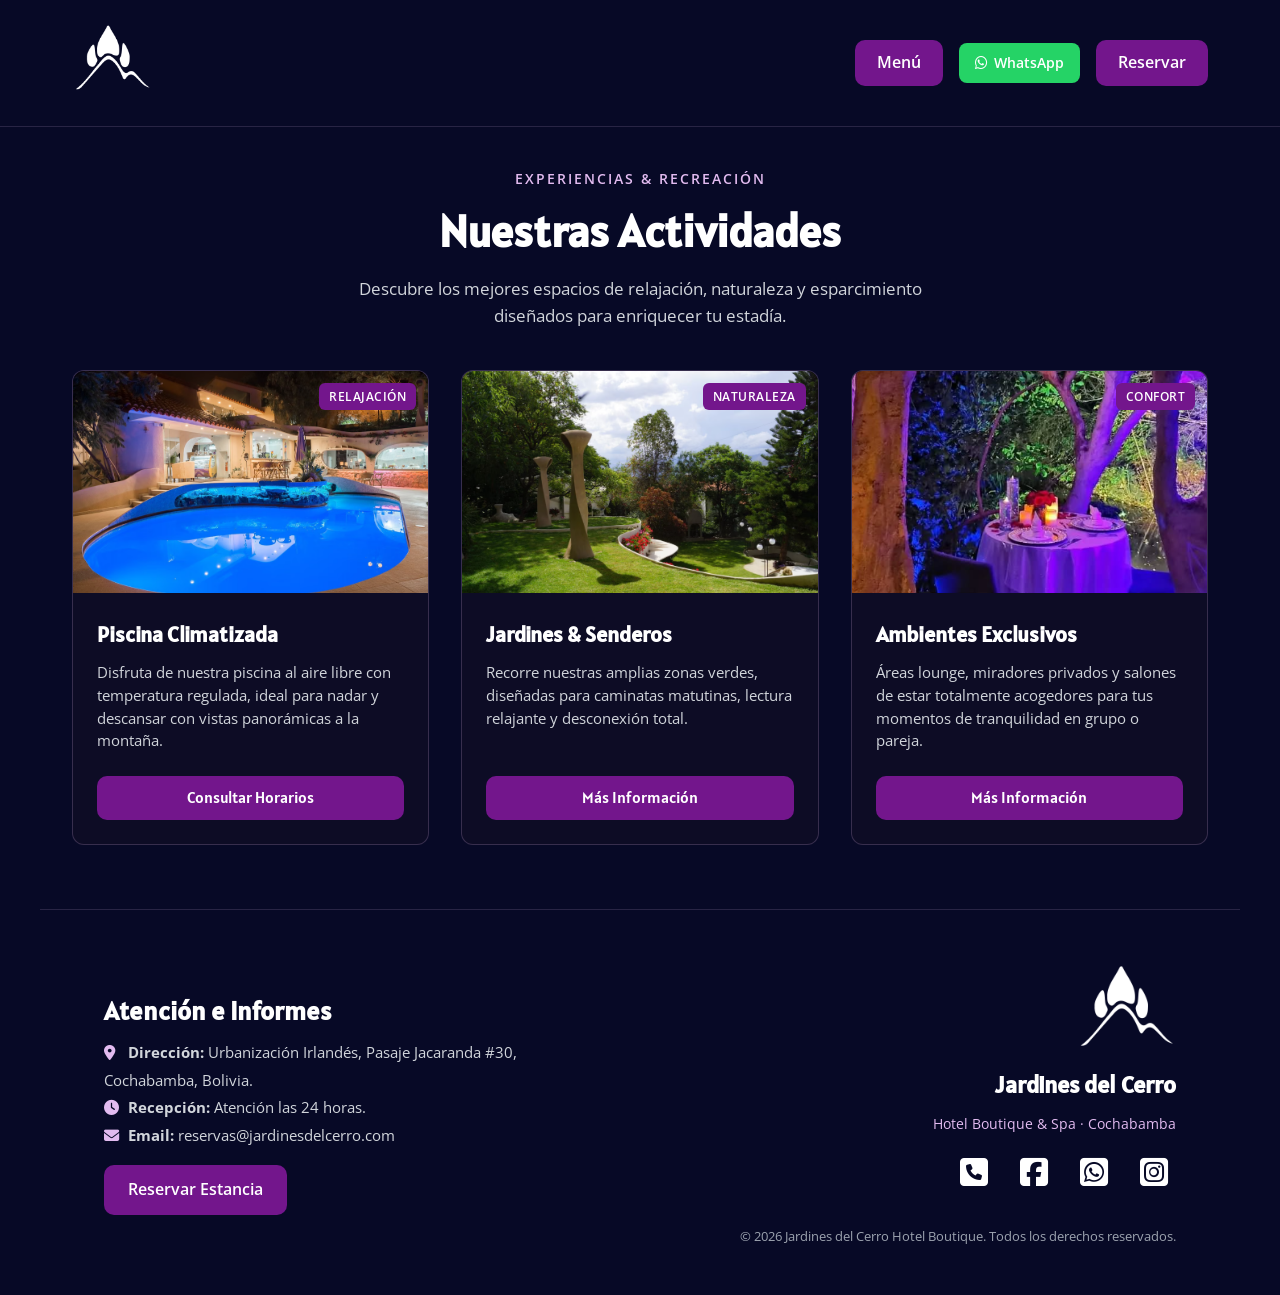
<file: PAGINAS/C-actividades.html>
<!DOCTYPE html>
<html lang="es">
<head>
    <meta charset="UTF-8">
    <meta name="viewport" content="width=device-width, initial-scale=1.0">
    <title>Actividades & Experiencias | Jardines del Cerro Hotel Boutique</title>
    
    <!-- Metaetiquetas SEO -->
    <meta name="description" content="Descubre nuestras actividades en Jardines del Cerro: piscina climatizada, senderos naturales, zonas de relajación y espacios exclusivos en Cochabamba.">
    <meta name="keywords" content="Piscina Climatizada Cochabamba, Jardines Hotel, Sauna y Spa Cochabamba, Espacios de relajación, Hotel Boutique Cochabamba">
    <meta name="robots" content="index, follow">

    <!-- Open Graph / Redes Sociales -->
    <meta property="og:title" content="Actividades & Experiencias – Jardines del Cerro Hotel Boutique">
    <meta property="og:description" content="Espacios de relajación, naturaleza y esparcimiento diseñados para enriquecer tu estadía.">
    <meta property="og:image" content="../IMAGENES/Artboard 1.png">
    <meta property="og:type" content="website">

    <!-- Hojas de estilo general y propia -->
    <link rel="stylesheet" href="../index.css">
    <link rel="stylesheet" href="C-actividades.css">
    
    <!-- Fuentes e Iconos -->
    <link rel="stylesheet" href="https://cdnjs.cloudflare.com/ajax/libs/font-awesome/6.7.2/css/all.min.css" integrity="sha512-Evv84Mr4kqVGRNSgIGL/F/aIDqQb7xQ2vcrdIwxfjThSH8CSR7PBEakCr51Ck+w+/U6swU2Im1vVX0SVk9ABhg==" crossorigin="anonymous" referrerpolicy="no-referrer" />
    <link href="https://fonts.googleapis.com/css2?family=Alatsi&family=Open+Sans:wght@400;600;700&display=swap" rel="stylesheet">
</head>
<body>

    <!-- Cabecera Simple de Subpáginas -->
    <header class="header-simple">
      <nav class="nav" aria-label="Navegación principal">
        <div class="nav__logo">
          <a href="../Index.html" aria-label="Volver a la página de inicio">
            <img src="../IMAGENES/Artboard 1.png" alt="Logotipo oficial de Hotel Jardines del Cerro" width="80" height="80">
          </a>
        </div>

        <div class="nav__acciones">
          <details class="nav__menu" id="menuDetails">
            <summary class="nav__boton---mov1" aria-haspopup="true" aria-label="Abrir menú de navegación">Menú</summary>
            <div class="nav__dialogo--contenedor" role="region" aria-label="Opciones del menú">
              <ul class="nav__dialogo--lista">
                <li><a href="A-habitaciones.html">Habitaciones & Suites</a></li>
                <li><a href="B-restaurante.html">Restaurante & Bar</a></li>
                <li><a href="C-actividades.html">Piscina, Sauna & Tours</a></li>
                <li><a href="D-formulario.html">Contacto & Ubicación</a></li>
              </ul>
            </div>
          </details>

          <a href="https://wa.me/59112345678?text=Hola,%20quisiera%20consultar%20sobre%20las%20actividades" target="_blank" rel="noopener noreferrer" class="btn--whatsapp-header" aria-label="Consultar por WhatsApp">
            <i class="fa-brands fa-whatsapp"></i> WhatsApp
          </a>
          <a href="D-formulario.html" class="nav__boton---mov2" aria-label="Ir al formulario de reserva">Reservar</a>
        </div>
      </nav>
    </header>

    <!-- Contenido Principal -->
    <main class="contenedor-actividades">
      <section class="actividades-seccion" aria-labelledby="actividades-titulo">
        
        <!-- Encabezado de la Sección -->
        <div class="actividades__encabezado">
          <p class="actividades__tagline">EXPERIENCIAS & RECREACIÓN</p>
          <h1 id="actividades-titulo" class="actividades__titulo-principal">Nuestras Actividades</h1>
          <p class="actividades__subtitulo">Descubre los mejores espacios de relajación, naturaleza y esparcimiento diseñados para enriquecer tu estadía.</p>
        </div>
        
        <!-- Rejilla de Actividades (Grid) -->
        <div class="actividades__grid" aria-label="Catálogo de actividades e instalaciones">
          
          <!-- Tarjeta 1 -->
          <article class="tarjeta-actividad">
            <div class="tarjeta-actividad__media">
              <img src="../IMAGENES/a piscina.png" alt="Piscina climatizada al aire libre con vista panorámica" class="tarjeta-actividad__img" loading="lazy">
              <span class="tarjeta-actividad__etiqueta">Relajación</span>
            </div>
            <div class="tarjeta-actividad__cuerpo">
              <h2 class="tarjeta-actividad__titulo">Piscina Climatizada</h2>
              <p class="tarjeta-actividad__texto">Disfruta de nuestra piscina al aire libre con temperatura regulada, ideal para nadar y descansar con vistas panorámicas a la montaña.</p>
              <a href="D-formulario.html" class="tarjeta-actividad__btn">Consultar Horarios</a>
            </div>
          </article>

          <!-- Tarjeta 2 -->
          <article class="tarjeta-actividad">
            <div class="tarjeta-actividad__media">
              <img src="../IMAGENES/a jardin.png" alt="Jardines y áreas verdes rodeados de vegetación" class="tarjeta-actividad__img" loading="lazy">
              <span class="tarjeta-actividad__etiqueta">Naturaleza</span>
            </div>
            <div class="tarjeta-actividad__cuerpo">
              <h2 class="tarjeta-actividad__titulo">Jardines & Senderos</h2>
              <p class="tarjeta-actividad__texto">Recorre nuestras amplias zonas verdes, diseñadas para caminatas matutinas, lectura relajante y desconexión total.</p>
              <a href="D-formulario.html" class="tarjeta-actividad__btn">Más Información</a>
            </div>
          </article>

          <!-- Tarjeta 3 -->
          <article class="tarjeta-actividad">
            <div class="tarjeta-actividad__media">
              <img src="../IMAGENES/Captura de pantalla 2025-06-05 082846.png" alt="Ambientes comunes y zonas lounge acogedoras" class="tarjeta-actividad__img" loading="lazy">
              <span class="tarjeta-actividad__etiqueta">Confort</span>
            </div>
            <div class="tarjeta-actividad__cuerpo">
              <h2 class="tarjeta-actividad__titulo">Ambientes Exclusivos</h2>
              <p class="tarjeta-actividad__texto">Áreas lounge, miradores privados y salones de estar totalmente acogedores para tus momentos de tranquilidad en grupo o pareja.</p>
              <a href="D-formulario.html" class="tarjeta-actividad__btn">Más Información</a>
            </div>
          </article>

        </div>
      </section>
    </main>

    <!-- Pie de página unificado -->
    <footer class="nav3">
        <section class="nav3__contacto">
            <h3>Atención e Informes</h3>
            <p class="footer__direccion">
              <i class="fa-solid fa-location-dot"></i> <strong>Dirección:</strong> Urbanización Irlandés, Pasaje Jacaranda #30, Cochabamba, Bolivia.<br>
              <i class="fa-solid fa-clock"></i> <strong>Recepción:</strong> Atención las 24 horas.<br>
              <i class="fa-solid fa-envelope"></i> <strong>Email:</strong> reservas@jardinesdelcerro.com
            </p>
            <a href="D-formulario.html" class="nav3__boton--reserva">
              Reservar Estancia
            </a>
        </section>

        <section class="nav3__redes">
            <img class="nav3__redes--img" src="../IMAGENES/Artboard 1.png" alt="Logotipo de Jardines del Cerro" width="100" height="100">
            <h2>Jardines del Cerro</h2>
            <p class="footer__subtitulo">Hotel Boutique & Spa · Cochabamba</p>
            
            <div class="nav3__social-icons">
              <a href="tel:+59112345678" aria-label="Llamar al hotel"><i class="fa-solid fa-square-phone" aria-hidden="true"></i></a>
              <a href="https://www.facebook.com/" target="_blank" rel="noopener noreferrer" aria-label="Facebook oficial"><i class="fa-brands fa-square-facebook" aria-hidden="true"></i></a>
              <a href="https://wa.me/59112345678" target="_blank" rel="noopener noreferrer" aria-label="WhatsApp del hotel"><i class="fa-brands fa-square-whatsapp" aria-hidden="true"></i></a>
              <a href="https://www.instagram.com/" target="_blank" rel="noopener noreferrer" aria-label="Instagram oficial"><i class="fa-brands fa-square-instagram" aria-hidden="true"></i></a>
            </div>
            
            <p class="copyright">&copy; 2026 Jardines del Cerro Hotel Boutique. Todos los derechos reservados.</p>
        </section>
    </footer>

    <!-- Cierre del Menú Desplegable -->
    <script>
      const menu = document.getElementById('menuDetails');
      document.addEventListener('click', (event) => {
        if (menu && !menu.contains(event.target)) {
          menu.removeAttribute('open');
        }
      });
    </script>
</body>
</html>
</file>
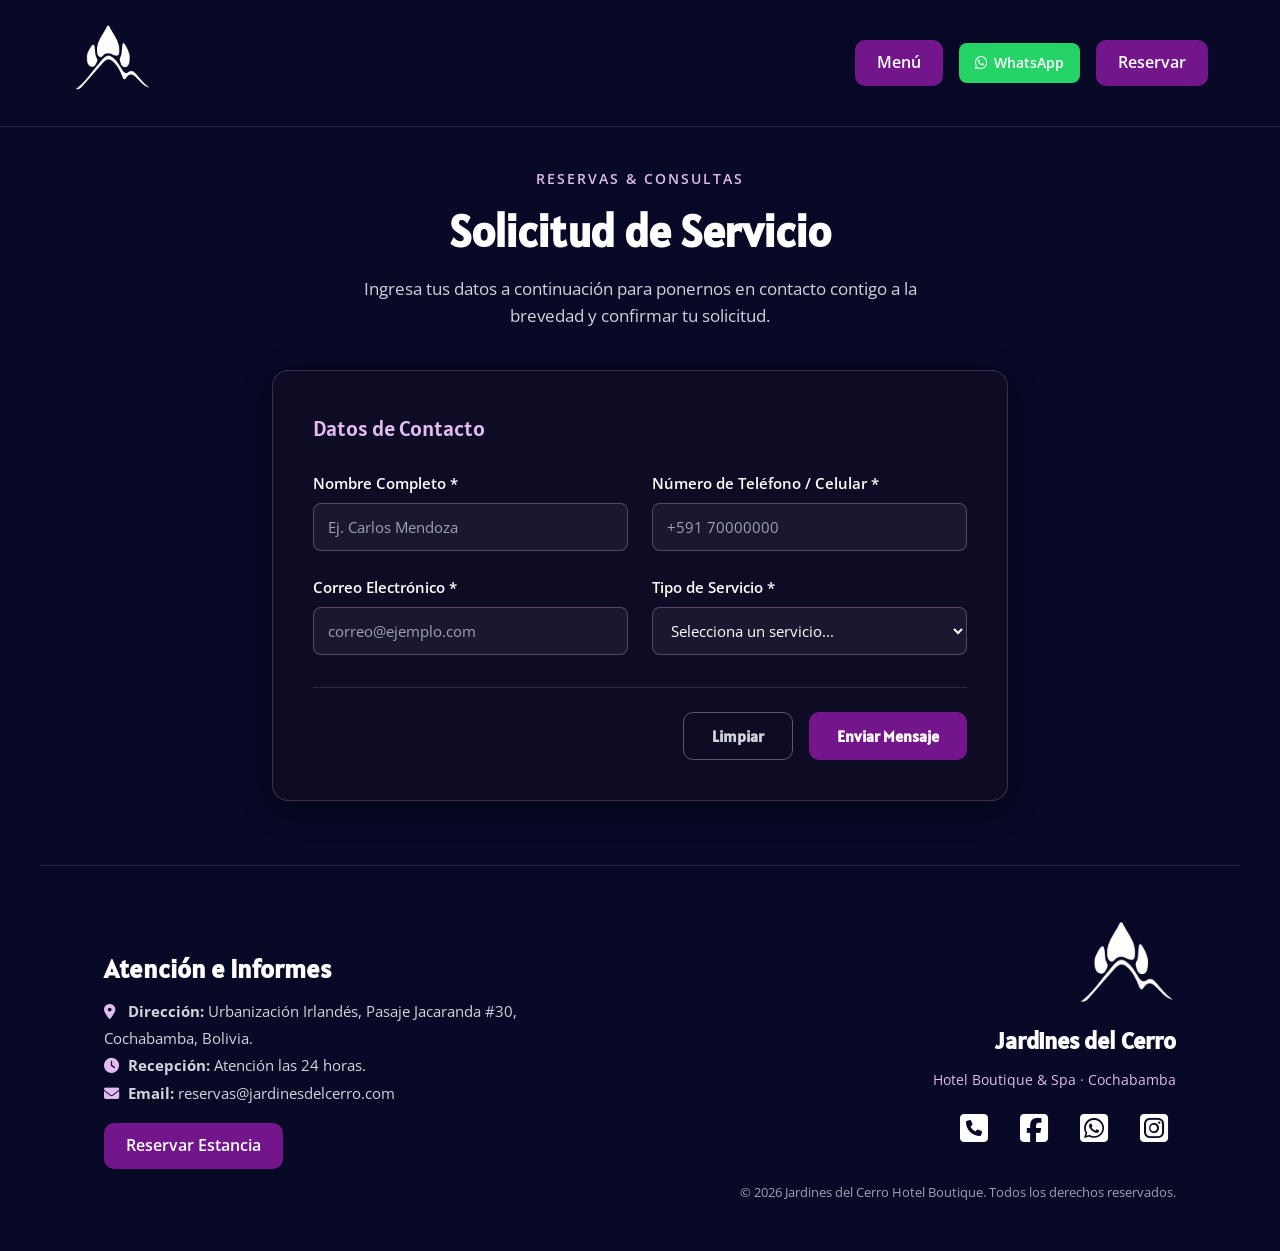
<file: PAGINAS/D-formulario.html>
<!DOCTYPE html>
<html lang="es">
<head>
    <meta charset="UTF-8">
    <meta name="viewport" content="width=device-width, initial-scale=1.0">
    <title>Contacto & Reservas | Jardines del Cerro Hotel Boutique</title>
    
    <!-- Metaetiquetas SEO -->
    <meta name="description" content="Ponte en contacto con Jardines del Cerro Hotel Boutique. Realiza tu solicitud de reserva para hospedaje, restaurante, piscina o eventos privados en Cochabamba.">
    <meta name="keywords" content="Reserva Hotel Cochabamba, Contacto Jardines del Cerro, Reservar Restaurante, Eventos Privados Cochabamba, Hotel Boutique Bolivia">
    <meta name="robots" content="index, follow">

    <!-- Open Graph / Redes Sociales -->
    <meta property="og:title" content="Contacto & Reservas – Jardines del Cerro Hotel Boutique">
    <meta property="og:description" content="Solicita tu reserva de hospedaje, restaurante, piscina o eventos en nuestro exclusivo hotel.">
    <meta property="og:image" content="../IMAGENES/Artboard 1.png">
    <meta property="og:type" content="website">

    <!-- Hojas de estilo general y propia -->
    <link rel="stylesheet" href="../index.css">
    <link rel="stylesheet" href="D-formulario.css">
    
    <!-- Fuentes e Iconos -->
    <link rel="stylesheet" href="https://cdnjs.cloudflare.com/ajax/libs/font-awesome/6.7.2/css/all.min.css" integrity="sha512-Evv84Mr4kqVGRNSgIGL/F/aIDqQb7xQ2vcrdIwxfjThSH8CSR7PBEakCr51Ck+w+/U6swU2Im1vVX0SVk9ABhg==" crossorigin="anonymous" referrerpolicy="no-referrer" />
    <link href="https://fonts.googleapis.com/css2?family=Alatsi&family=Open+Sans:wght@400;600;700&display=swap" rel="stylesheet">
</head>
<body>

    <!-- Cabecera Simple de Subpáginas -->
    <header class="header-simple">
      <nav class="nav" aria-label="Navegación principal">
        <div class="nav__logo">
          <a href="../Index.html" aria-label="Volver a la página de inicio">
            <img src="../IMAGENES/Artboard 1.png" alt="Logotipo oficial de Hotel Jardines del Cerro" width="80" height="80">
          </a>
        </div>

        <div class="nav__acciones">
          <details class="nav__menu" id="menuDetails">
            <summary class="nav__boton---mov1" aria-haspopup="true" aria-label="Abrir menú de navegación">Menú</summary>
            <div class="nav__dialogo--contenedor" role="region" aria-label="Opciones del menú">
              <ul class="nav__dialogo--lista">
                <li><a href="A-habitaciones.html">Habitaciones & Suites</a></li>
                <li><a href="B-restaurante.html">Restaurante & Bar</a></li>
                <li><a href="C-actividades.html">Piscina, Sauna & Tours</a></li>
                <li><a href="D-formulario.html">Contacto & Ubicación</a></li>
              </ul>
            </div>
          </details>

          <a href="https://wa.me/59112345678?text=Hola,%20quisiera%20consultar%20sobre%20una%20reserva" target="_blank" rel="noopener noreferrer" class="btn--whatsapp-header" aria-label="Consultar por WhatsApp">
            <i class="fa-brands fa-whatsapp"></i> WhatsApp
          </a>
          <a href="D-formulario.html" class="nav__boton---mov2" aria-label="Ir al formulario de reserva">Reservar</a>
        </div>
      </nav>
    </header>

    <!-- Contenido Principal -->
    <main class="contenedor-formulario">
      <section class="formulario-seccion" aria-labelledby="formulario-titulo">
        
        <!-- Encabezado de la Sección -->
        <div class="formulario__encabezado">
          <p class="formulario__tagline">RESERVAS & CONSULTAS</p>
          <h1 id="formulario-titulo" class="formulario__titulo-principal">Solicitud de Servicio</h1>
          <p class="formulario__subtitulo">Ingresa tus datos a continuación para ponernos en contacto contigo a la brevedad y confirmar tu solicitud.</p>
        </div>

        <!-- Formulario Simplificado y Dinámico -->
        <form class="formulario__card" id="formReserva">
          <fieldset class="formulario__grupo">
            <legend class="formulario__leyenda">Datos de Contacto</legend>
            
            <div class="formulario__grid">
              <div class="campo">
                <label for="nombre" class="campo__label">Nombre Completo *</label>
                <input type="text" id="nombre" name="nombre" class="campo__input" placeholder="Ej. Carlos Mendoza" required>
              </div>

              <div class="campo">
                <label for="celular" class="campo__label">Número de Teléfono / Celular *</label>
                <input type="tel" id="celular" name="celular" class="campo__input" placeholder="+591 70000000" required>
              </div>

              <div class="campo">
                <label for="email" class="campo__label">Correo Electrónico *</label>
                <input type="email" id="email" name="email" class="campo__input" placeholder="correo@ejemplo.com" required>
              </div>

              <div class="campo">
                <label for="servicio" class="campo__label">Tipo de Servicio *</label>
                <select id="servicio" name="servicio" class="campo__input campo__select" required>
                  <option value="" disabled selected>Selecciona un servicio...</option>
                  <option value="hospedaje">Hospedaje y Habitaciones</option>
                  <option value="restaurante">Restaurante y Gastronomía</option>
                  <option value="piscina">Uso de Piscina y Jardines</option>
                  <option value="eventos">Eventos Privados</option>
                </select>
              </div>
            </div>

            <!-- Sección Dinámica: Personas y Horario (se muestra al elegir servicio) -->
            <div id="contenedorDetallesServicio" class="formulario__grid formulario__grid--detalles" style="display: none;">
              <div class="campo">
                <label for="personas" class="campo__label" id="labelPersonas">Cantidad de Personas *</label>
                <select id="personas" name="personas" class="campo__input campo__select" required disabled>
                  <option value="" disabled selected>Selecciona cantidad...</option>
                </select>
              </div>

              <div class="campo">
                <label for="horario" class="campo__label" id="labelHorario">Horario / Turno *</label>
                <select id="horario" name="horario" class="campo__input campo__select" required disabled>
                  <option value="" disabled selected>Selecciona un horario...</option>
                </select>
              </div>
            </div>

            <div class="formulario__acciones">
              <button type="reset" class="btn btn--secundario" id="btnReset">Limpiar</button>
              <button type="submit" class="btn btn--primario">Enviar Mensaje</button>
            </div>
          </fieldset>
        </form>

      </section>
    </main>

    <!-- Modal Emergente de Simulación de Envío -->
    <div id="modalEnvio" class="modal-overlay" style="display: none;" aria-hidden="true" role="dialog" aria-modal="true">
      <div class="modal-card">
        
        <!-- Estado 1: Enviando -->
        <div id="estadoEnviando" class="modal-estado">
          <div class="spinner" aria-hidden="true"></div>
          <h3 class="modal__titulo">Enviando solicitud...</h3>
          <p class="modal__texto">Por favor espera un momento mientras procesamos tus datos.</p>
        </div>

        <!-- Estado 2: Enviado -->
        <div id="estadoEnviado" class="modal-estado" style="display: none;">
          <div class="modal__icono-exito">
            <i class="fa-solid fa-circle-check" aria-hidden="true"></i>
          </div>
          <h3 class="modal__titulo">¡Solicitud Enviada!</h3>
          <p class="modal__texto">Hemos recibido tus datos correctamente. Un asesor se comunicará contigo muy pronto.</p>
          <button type="button" class="btn btn--primario" onclick="cerrarModal()">Aceptar</button>
        </div>

      </div>
    </div>

    <!-- Pie de página unificado -->
    <footer class="nav3">
        <section class="nav3__contacto">
            <h3>Atención e Informes</h3>
            <p class="footer__direccion">
              <i class="fa-solid fa-location-dot"></i> <strong>Dirección:</strong> Urbanización Irlandés, Pasaje Jacaranda #30, Cochabamba, Bolivia.<br>
              <i class="fa-solid fa-clock"></i> <strong>Recepción:</strong> Atención las 24 horas.<br>
              <i class="fa-solid fa-envelope"></i> <strong>Email:</strong> reservas@jardinesdelcerro.com
            </p>
            <a href="D-formulario.html" class="nav3__boton--reserva">
              Reservar Estancia
            </a>
        </section>

        <section class="nav3__redes">
            <img class="nav3__redes--img" src="../IMAGENES/Artboard 1.png" alt="Logotipo de Jardines del Cerro" width="100" height="100">
            <h2>Jardines del Cerro</h2>
            <p class="footer__subtitulo">Hotel Boutique & Spa · Cochabamba</p>
            
            <div class="nav3__social-icons">
              <a href="tel:+59112345678" aria-label="Llamar al hotel"><i class="fa-solid fa-square-phone" aria-hidden="true"></i></a>
              <a href="https://www.facebook.com/" target="_blank" rel="noopener noreferrer" aria-label="Facebook oficial"><i class="fa-brands fa-square-facebook" aria-hidden="true"></i></a>
              <a href="https://wa.me/59112345678" target="_blank" rel="noopener noreferrer" aria-label="WhatsApp del hotel"><i class="fa-brands fa-square-whatsapp" aria-hidden="true"></i></a>
              <a href="https://www.instagram.com/" target="_blank" rel="noopener noreferrer" aria-label="Instagram oficial"><i class="fa-brands fa-square-instagram" aria-hidden="true"></i></a>
            </div>
            
            <p class="copyright">&copy; 2026 Jardines del Cerro Hotel Boutique. Todos los derechos reservados.</p>
        </section>
    </footer>

    <!-- Scripts de interactividad -->
    <script>
      // Control del menú desplegable de navegación
      const menu = document.getElementById('menuDetails');
      document.addEventListener('click', (event) => {
        if (menu && !menu.contains(event.target)) {
          menu.removeAttribute('open');
        }
      });

      // Configuración de Opciones Dinámicas según Servicio
      const opcionesServicios = {
        hospedaje: {
          personasLabel: "Cantidad de Huéspedes *",
          personas: [
            "1 Persona (Individual)",
            "2 Personas (Pareja / Doble)",
            "3 Personas (Familiar Corta)",
            "4 Personas (Familiar Suite)",
            "5+ Personas (Grupo)"
          ],
          horarioLabel: "Horario de Check-in Estimado *",
          horarios: [
            "Mañana (10:00 AM - 12:00 PM)",
            "Tarde (14:00 PM - 18:00 PM)",
            "Noche (19:00 PM - 22:00 PM)"
          ]
        },
        restaurante: {
          personasLabel: "Cantidad de Comensales *",
          personas: [
            "Mesa para 1 - 2 personas",
            "Mesa para 3 - 4 personas",
            "Mesa para 5 - 8 personas",
            "Mesa para más de 8 personas"
          ],
          horarioLabel: "Horario de Reserva *",
          horarios: [
            "Almuerzo Turno 1 (12:00 PM - 13:30 PM)",
            "Almuerzo Turno 2 (13:30 PM - 15:00 PM)",
            "Cena Turno 1 (19:00 PM - 20:30 PM)",
            "Cena Turno 2 (20:30 PM - 22:00 PM)"
          ]
        },
        piscina: {
          personasLabel: "Cantidad de Visitantes *",
          personas: [
            "Pase individual (1 Persona)",
            "Pase para 2 Personas",
            "Pase Familiar (3 a 5 Personas)",
            "Pase Grupal (Más de 5 Personas)"
          ],
          horarioLabel: "Turno de Uso *",
          horarios: [
            "Turno Mañana (09:00 AM - 13:00 PM)",
            "Turno Tarde (14:00 PM - 18:00 PM)",
            "Día Completo (09:00 AM - 18:00 PM)"
          ]
        },
        eventos: {
          personasLabel: "Estimación de Invitados *",
          personas: [
            "Evento Íntimo (10 - 25 Personas)",
            "Evento Mediano (25 - 50 Personas)",
            "Gran Evento (50 - 100 Personas)",
            "Más de 100 Personas"
          ],
          horarioLabel: "Jornada del Evento *",
          horarios: [
            "Jornada Diurna (09:00 AM - 16:00 PM)",
            "Jornada Nocturna (17:00 PM - 00:00 AM)",
            "Jornada Completa (Todo el Día)"
          ]
        }
      };

      const servicioSelect = document.getElementById('servicio');
      const contenedorDetalles = document.getElementById('contenedorDetallesServicio');
      const personasSelect = document.getElementById('personas');
      const horarioSelect = document.getElementById('horario');
      const labelPersonas = document.getElementById('labelPersonas');
      const labelHorario = document.getElementById('labelHorario');
      const btnReset = document.getElementById('btnReset');

      // Escuchar el cambio en la selección del servicio
      servicioSelect.addEventListener('change', function() {
        const valor = this.value;

        if (valor && opcionesServicios[valor]) {
          const config = opcionesServicios[valor];

          // Actualizar etiquetas
          labelPersonas.textContent = config.personasLabel;
          labelHorario.textContent = config.horarioLabel;

          // Poblar selector de Personas
          personasSelect.innerHTML = '<option value="" disabled selected>Selecciona cantidad...</option>';
          config.personas.forEach(p => {
            const opt = document.createElement('option');
            opt.value = p;
            opt.textContent = p;
            personasSelect.appendChild(opt);
          });

          // Poblar selector de Horarios
          horarioSelect.innerHTML = '<option value="" disabled selected>Selecciona un horario...</option>';
          config.horarios.forEach(h => {
            const opt = document.createElement('option');
            opt.value = h;
            opt.textContent = h;
            horarioSelect.appendChild(opt);
          });

          // Habilitar y mostrar los campos
          personasSelect.disabled = false;
          horarioSelect.disabled = false;
          contenedorDetalles.style.display = 'grid';
        } else {
          ocultarDetalles();
        }
      });

      function ocultarDetalles() {
        contenedorDetalles.style.display = 'none';
        personasSelect.disabled = true;
        horarioSelect.disabled = true;
        personasSelect.innerHTML = '<option value="" disabled selected>Selecciona cantidad...</option>';
        horarioSelect.innerHTML = '<option value="" disabled selected>Selecciona un horario...</option>';
      }

      // Al limpiar el formulario
      btnReset.addEventListener('click', () => {
        ocultarDetalles();
      });

      // Simulación de Envío con Modal
      const form = document.getElementById('formReserva');
      const modalEnvio = document.getElementById('modalEnvio');
      const estadoEnviando = document.getElementById('estadoEnviando');
      const estadoEnviado = document.getElementById('estadoEnviado');

      form.addEventListener('submit', function(e) {
        e.preventDefault();
        
        modalEnvio.style.display = 'flex';
        modalEnvio.setAttribute('aria-hidden', 'false');
        estadoEnviando.style.display = 'block';
        estadoEnviado.style.display = 'none';

        setTimeout(() => {
          estadoEnviando.style.display = 'none';
          estadoEnviado.style.display = 'block';
          form.reset();
          ocultarDetalles();
        }, 2200);
      });

      function cerrarModal() {
        modalEnvio.style.display = 'none';
        modalEnvio.setAttribute('aria-hidden', 'true');
      }
    </script>
</body>
</html>
</file>
<file: index.css>
/* ==========================================================
   1. RESET Y CONFIGURACIÓN BASE
   ========================================================== */
*,
*::before,
*::after {
  box-sizing: border-box;
  margin: 0;
  padding: 0;
}

html, body {
  width: 100%;
  min-height: 100vh;
  background-color: #070926;
  overflow-x: hidden;
}

body {
  font-family: 'Open Sans', system-ui, -apple-system, sans-serif;
  color: #ffffff;
  line-height: 1.6;
  display: flex;
  flex-direction: column;
}

a {
  text-decoration: none;
  color: inherit;
}

:focus-visible {
  outline: 3px solid #ffcc00;
  outline-offset: 3px;
}

/* ==========================================================
   2. CABECERA Y NAVEGACIÓN
   ========================================================== */
.header-container {
  width: 100%;
  background-color: #070926;
  border-bottom: 1px solid rgba(226, 187, 240, 0.15);
}

.nav {
  display: flex;
  justify-content: space-between;
  align-items: center;
  padding: 1.2rem 2rem;
  max-width: 1200px;
  margin: 0 auto;
}

.nav__acciones {
  display: flex;
  align-items: center;
  gap: 1rem;
}

.nav__menu {
  position: relative;
}

.nav__boton---mov1,
.nav__boton---mov2 {
  min-height: 44px;
  min-width: 44px;
  display: inline-flex;
  align-items: center;
  justify-content: center;
  background-color: #73168c; 
  color: #ffffff;
  border: none; 
  padding: 10px 22px; 
  font-size: 1rem;
  font-weight: 600;
  cursor: pointer; 
  border-radius: 10px;
  transition: background-color 0.25s ease;
}

.nav__boton---mov1:hover,
.nav__boton---mov2:hover {
  background-color: #520f66;
}

.btn--whatsapp-header {
  background-color: #25d366;
  color: #ffffff;
  padding: 8px 16px;
  border-radius: 8px;
  font-size: 0.9rem;
  font-weight: 600;
  display: inline-flex;
  align-items: center;
  gap: 0.4rem;
  transition: background-color 0.2s ease;
}

.btn--whatsapp-header:hover {
  background-color: #1da851;
}

.nav__dialogo--contenedor {
  position: absolute;
  top: calc(100% + 8px);
  right: 0;
  background-color: #ffffff;
  width: 240px;
  padding: 10px 0;
  border-radius: 8px;
  box-shadow: 0 4px 16px rgba(0, 0, 0, 0.25);
  z-index: 200;
}

.nav__dialogo--lista {
  list-style: none;
}

.nav__dialogo--lista li a {
  color: #73168c;
  display: flex;
  align-items: center;
  font-weight: 600;
  padding: 10px 20px;
  min-height: 44px;
}

.nav__dialogo--lista li a:hover {
  background-color: #f3e0fa;
}

/* ==========================================================
   3. HERO SECTION & BADGES
   ========================================================== */
.hero {
  position: relative;
  padding: 4rem 2rem 5rem 2rem;
  text-align: center;
  display: flex;
  justify-content: center;
  align-items: center;
  background: radial-gradient(circle at center, rgba(115, 22, 140, 0.3) 0%, rgba(7, 9, 38, 0.95) 85%);
}

.hero__content {
  max-width: 800px;
  z-index: 2;
}

.hero__tagline {
  color: #e2bbf0;
  font-size: 0.9rem;
  letter-spacing: 2.5px;
  font-weight: 700;
  margin-bottom: 0.8rem;
}

.hero__title {
  font-family: 'Alatsi', sans-serif;
  font-size: clamp(2.2rem, 5vw, 3.8rem);
  color: #ffffff;
  margin-bottom: 1rem;
  line-height: 1.15;
}

.hero__description {
  color: #d1d5db;
  font-size: 1.1rem;
  margin-bottom: 1.5rem;
}

.hero__badges {
  display: flex;
  flex-wrap: wrap;
  justify-content: center;
  gap: 0.8rem;
  margin-bottom: 2rem;
}

.hero__badges span {
  background: rgba(255, 255, 255, 0.08);
  border: 1px solid rgba(226, 187, 240, 0.25);
  padding: 6px 14px;
  border-radius: 20px;
  font-size: 0.85rem;
  color: #e2bbf0;
  display: flex;
  align-items: center;
  gap: 0.4rem;
}

.hero__actions {
  display: flex;
  justify-content: center;
  gap: 1rem;
  flex-wrap: wrap;
}

.btn {
  padding: 12px 26px;
  border-radius: 10px;
  font-weight: 600;
  display: inline-flex;
  align-items: center;
  gap: 0.5rem;
  transition: background-color 0.25s ease, transform 0.15s ease;
  cursor: pointer;
}

.btn--primario {
  background-color: #73168c;
  color: #ffffff;
  font-family: 'Alatsi', sans-serif;
  font-size: 1.05rem;
}

.btn--primario:hover {
  background-color: #520f66;
  transform: translateY(-2px);
}

.btn--secundario, .btn--whatsapp {
  background-color: #25d366;
  color: #ffffff;
  font-size: 1rem;
}

.btn--secundario:hover, .btn--whatsapp:hover {
  background-color: #1da851;
  transform: translateY(-2px);
}

/* ==========================================================
   4. GALERÍA / CARRUSEL Y PROPOSICIÓN DE VALOR
   ========================================================== */
.seccion {
  width: 100%;
  max-width: 1200px;
  margin: 0 auto;
  padding: 3rem 1.5rem;
}

.seccion__ScrollFotos {
  width: 100%;
  margin-bottom: 3rem;
}

.seccion__ScrollFotos--header {
  display: flex;
  justify-content: space-between;
  align-items: center;
  margin-bottom: 1.2rem;
}

.seccion__ScrollFotos--header h2 {
  font-family: 'Alatsi', sans-serif;
  color: #e2bbf0;
  font-size: 1.5rem;
}

.enlace-galeria {
  color: #ffffff;
  font-weight: 600;
  font-size: 0.95rem;
  transition: color 0.2s ease;
}

.enlace-galeria:hover {
  color: #e2bbf0;
}

.seccion__ScrollFotos--track {
  display: flex;
  gap: 1.2rem;
  overflow-x: auto;
  padding-bottom: 1rem;
  scrollbar-width: thin;
  scrollbar-color: #73168c #070926;
}

.seccion__Scrollfotos--imagen {
  width: 280px;
  height: 180px;
  object-fit: cover;
  border-radius: 12px;
  border: 1px solid rgba(226, 187, 240, 0.2);
  flex-shrink: 0;
  transition: transform 0.3s ease;
}

.seccion__Scrollfotos--imagen:hover {
  transform: scale(1.03);
}

.seccion__nosotros {
  text-align: center;
  padding: 2.5rem 1rem 4rem 1rem;
  max-width: 850px;
  margin: 0 auto;
}

.seccion__nosotros--mensaje {
  font-size: clamp(1.1rem, 2.5vw, 1.35rem);
  color: #e5e7eb;
  line-height: 1.7;
}

.seccion__nosotros--mensaje span {
  color: #e2bbf0;
  font-weight: 700;
}

/* ==========================================================
   5. BLOQUES INFORMATIVOS GRID
   ========================================================== */
.seccion__grid {
  display: grid;
  grid-template-columns: 1fr 1fr;
  gap: 2.5rem;
  align-items: center;
  margin-bottom: 3.5rem;
  background: rgba(18, 14, 38, 0.6);
  border: 1px solid rgba(226, 187, 240, 0.15);
  border-radius: 16px;
  padding: 2.2rem;
}

.seccion__grid--inverso {
  direction: rtl;
}

.seccion__grid--inverso > * {
  direction: ltr;
}

.seccion__gridfotos {
  display: grid;
  grid-template-columns: repeat(3, 1fr);
  gap: 0.8rem;
}

.seccion__gridfotos--imagen {
  width: 100%;
  height: 140px;
  object-fit: cover;
  border-radius: 10px;
}

.badge-seccion {
  text-transform: uppercase;
  font-size: 0.8rem;
  letter-spacing: 2px;
  color: #e2bbf0;
  font-weight: 700;
  display: block;
  margin-bottom: 0.4rem;
}

.seccion__gridparrafo--titulo {
  font-family: 'Alatsi', sans-serif;
  font-size: 1.8rem;
  color: #ffffff;
  margin-bottom: 0.8rem;
}

.seccion__gridparrafo--texto {
  color: #d1d5db;
  margin-bottom: 1rem;
  font-size: 1rem;
}

.lista-caracteristicas {
  list-style: none;
  margin-bottom: 1.5rem;
}

.lista-caracteristicas li {
  color: #d1d5db;
  font-size: 0.95rem;
  margin-bottom: 0.4rem;
  display: flex;
  align-items: center;
  gap: 0.5rem;
}

.lista-caracteristicas li i {
  color: #25d366;
  font-size: 0.85rem;
}

.seccion__gridparrafo--enlace {
  display: inline-flex;
  align-items: center;
  gap: 0.5rem;
  color: #ffffff;
  background-color: #73168c;
  padding: 10px 20px;
  border-radius: 8px;
  font-weight: 600;
  transition: background-color 0.25s ease;
}

.seccion__gridparrafo--enlace:hover {
  background-color: #520f66;
}

/* ==========================================================
   6. BANNER CTA FINAL
   ========================================================== */
.banner-cta {
  background: linear-gradient(135deg, #73168c 0%, #070926 100%);
  border: 1px solid rgba(226, 187, 240, 0.3);
  border-radius: 16px;
  padding: 3rem 2rem;
  text-align: center;
  margin: 2rem 0 4rem 0;
}

.banner-cta h2 {
  font-family: 'Alatsi', sans-serif;
  font-size: clamp(1.8rem, 4vw, 2.3rem);
  margin-bottom: 0.8rem;
  color: #ffffff;
}

.banner-cta p {
  color: #e2bbf0;
  max-width: 650px;
  margin: 0 auto 1.8rem auto;
  font-size: 1.05rem;
}

.banner-cta__botones {
  display: flex;
  justify-content: center;
  gap: 1rem;
  flex-wrap: wrap;
}

/* ==========================================================
   7. PIE DE PÁGINA (FOOTER)
   ========================================================== */
.nav3 {
  display: grid;
  grid-template-columns: 1fr 1fr; 
  gap: 2rem; 
  padding: 3rem 4rem;
  max-width: 1200px;
  margin: 0 auto;
  align-items: start;
  border-top: 1px solid rgba(226, 187, 240, 0.15);
}

.nav3__contacto h3 {
  font-family: 'Alatsi', sans-serif;
  font-size: 1.6rem;
  margin-bottom: 0.8rem;
  color: #ffffff;
}

.footer__direccion {
  line-height: 1.8;
  color: #d1d5db;
  font-size: 0.95rem;
}

.footer__direccion i {
  color: #e2bbf0;
  width: 20px;
}

.nav3__boton--reserva {
  display: inline-block;
  min-height: 44px;
  background-color: #73168c;
  color: #ffffff;
  border: none;
  padding: 12px 24px;
  font-size: 1rem;
  font-weight: 600;
  border-radius: 10px;
  cursor: pointer;
  margin-top: 1.2rem;
  transition: background-color 0.25s ease;
}

.nav3__boton--reserva:hover {
  background-color: #520f66;
}

.nav3__redes {
  display: flex;
  flex-direction: column;
  align-items: flex-end;
  gap: 0.4rem;
}

.nav3__redes h2 {
  font-family: 'Alatsi', sans-serif;
  color: #ffffff;
}

.footer__subtitulo {
  color: #e2bbf0;
  font-size: 0.85rem;
}

.nav3__social-icons {
  display: flex;
  gap: 1rem;
  margin-top: 0.8rem;
}

.nav3__social-icons a {
  min-width: 44px;
  min-height: 44px;
  display: inline-flex;
  align-items: center;
  justify-content: center;
}

.nav3__social-icons i {
  font-size: 2rem;
  color: #ffffff;
  transition: color 0.2s ease;
}

.nav3__social-icons i:hover {
  color: #e2bbf0;
}

.copyright {
  font-size: 0.8rem;
  color: #9ca3af;
  margin-top: 1.5rem;
}

/* ==========================================================
   8. RESPONSIVE / ADAPTABILIDAD
   ========================================================== */
@media (max-width: 900px) {
  .nav {
    padding: 1rem 1.2rem;
  }

  .seccion__grid {
    grid-template-columns: 1fr;
    padding: 1.5rem;
  }

  .seccion__grid--inverso {
    direction: ltr;
  }

  .seccion__gridfotos {
    grid-template-columns: repeat(3, 1fr);
  }

  .nav3 {
    grid-template-columns: 1fr;
    text-align: center;
    padding: 2rem 1.5rem;
  }

  .nav3__redes {
    align-items: center;
  }
}
/* ==========================================================
   PANTALLA DE CARGA (PRELOADER) & TRANSICIÓN
   ========================================================== */
.preloader {
  position: fixed;
  top: 0;
  left: 0;
  width: 100vw;
  height: 100vh;
  background-color: #121212; /* Fondo oscuro acorde al diseño del sitio */
  display: flex;
  justify-content: center;
  align-items: center;
  z-index: 99999;
  opacity: 1;
  visibility: visible;
  transition: opacity 0.8s ease-in-out, visibility 0.8s ease-in-out;
}

/* Estado de ocultación con transición suave */
.preloader--oculto {
  opacity: 0;
  visibility: hidden;
  pointer-events: none;
}

.preloader__contenido {
  display: flex;
  flex-direction: column;
  align-items: center;
  gap: 1.2rem;
  text-align: center;
}

/* Efecto suave de pulso en el logotipo */
.preloader__logo {
  width: 120px;
  height: auto;
  animation: logoPulse 1.8s ease-in-out infinite;
}

/* Spinner circular elegante */
.preloader__spinner {
  width: 42px;
  height: 42px;
  border: 3px solid rgba(255, 255, 255, 0.1);
  border-top-color: var(--color-accent, #e2bbf0);
  border-radius: 50%;
  animation: spinnerRotate 0.9s linear infinite;
}

.preloader__texto {
  color: var(--color-text-muted, #ccc);
  font-size: 0.9rem;
  letter-spacing: 1.5px;
  text-transform: uppercase;
  font-weight: 600;
}

/* Animaciones */
@keyframes logoPulse {
  0%, 100% {
    transform: scale(1);
    opacity: 0.85;
  }
  50% {
    transform: scale(1.08);
    opacity: 1;
  }
}

@keyframes spinnerRotate {
  to {
    transform: rotate(360deg);
  }
}
</file>
<file: PAGINAS/A.habitaciones.css>
/* ==========================================================
   ESTILOS DE SUBPÁGINA: HABITACIONES (PALETA OFICIAL)
   ========================================================== */

/* Cabecera sin imagen gigante de Hero */
.header-simple {
  background-color: #070926;
  border-bottom: 1px solid rgba(226, 187, 240, 0.15);
}

/* Espaciado del contenedor principal */
.contenedor-habitaciones {
  max-width: 1200px;
  margin: 0 auto;
  padding: 2.5rem 2rem 4rem 2rem;
}

/* Encabezado del contenido */
.habitaciones__encabezado {
  text-align: center;
  margin-bottom: 2.5rem;
}

.habitaciones__tagline {
  color: #e2bbf0;
  font-size: 0.9rem;
  letter-spacing: 2px;
  margin-bottom: 0.4rem;
  font-weight: 600;
}

.habitaciones__titulo-principal {
  font-family: 'Alatsi', sans-serif;
  font-size: clamp(2rem, 4vw, 2.8rem);
  color: #ffffff;
  margin-bottom: 0.5rem;
}

.habitaciones__subtitulo {
  color: #d1d5db;
  font-size: 1.05rem;
  max-width: 620px;
  margin: 0 auto;
}

/* Rejilla de Tarjetas (Grid adaptable) */
.habitaciones__grid {
  display: grid;
  grid-template-columns: repeat(auto-fit, minmax(300px, 1fr));
  gap: 2rem;
  align-items: stretch;
}

/* Tarjeta individual */
.tarjeta-habitacion {
  background: rgba(18, 14, 38, 0.65);
  border: 1px solid rgba(226, 187, 240, 0.2);
  border-radius: 12px;
  overflow: hidden;
  display: flex;
  flex-direction: column;
  transition: transform 0.3s ease, border-color 0.3s ease, box-shadow 0.3s ease;
}

.tarjeta-habitacion:hover {
  transform: translateY(-5px);
  border-color: #73168c;
  box-shadow: 0 8px 24px rgba(115, 22, 140, 0.25);
}

/* Imagen y etiquetas dentro de la tarjeta */
.tarjeta-habitacion__media {
  position: relative;
  width: 100%;
  aspect-ratio: 16 / 10;
  overflow: hidden;
}

.tarjeta-habitacion__img {
  width: 100%;
  height: 100%;
  object-fit: cover;
  display: block;
  transition: transform 0.4s ease;
}

.tarjeta-habitacion:hover .tarjeta-habitacion__img {
  transform: scale(1.05);
}

.tarjeta-habitacion__etiqueta {
  position: absolute;
  top: 12px;
  right: 12px;
  background-color: #73168c;
  color: #ffffff;
  font-size: 0.75rem;
  font-weight: 600;
  padding: 4px 10px;
  border-radius: 6px;
  text-transform: uppercase;
  letter-spacing: 0.5px;
}

/* Cuerpo de la tarjeta */
.tarjeta-habitacion__cuerpo {
  padding: 1.5rem;
  display: flex;
  flex-direction: column;
  flex-grow: 1;
}

.tarjeta-habitacion__titulo {
  font-family: 'Alatsi', sans-serif;
  font-size: 1.35rem;
  color: #ffffff;
  margin-bottom: 0.6rem;
}

.tarjeta-habitacion__texto {
  color: #d1d5db;
  font-size: 0.95rem;
  line-height: 1.5;
  margin-bottom: 1.5rem;
  flex-grow: 1;
}

/* Botón interno adaptado al estilo global */
.tarjeta-habitacion__btn {
  min-height: 44px;
  display: inline-flex;
  align-items: center;
  justify-content: center;
  background-color: #73168c;
  color: #ffffff;
  font-family: 'Alatsi', sans-serif;
  font-size: 1rem;
  border-radius: 10px;
  text-align: center;
  transition: background-color 0.25s ease;
}

.tarjeta-habitacion__btn:hover {
  background-color: #520f66;
  color: #ffffff;
}

/* Adaptabilidad para pantallas móviles */
@media (max-width: 768px) {
  .contenedor-habitaciones {
    padding: 1.8rem 1rem 3rem 1rem;
  }

  .habitaciones__grid {
    grid-template-columns: 1fr;
    gap: 1.5rem;
  }
}
/* RESET Y FONDO GLOBAL UNIFICADO */
html, body {
  width: 100%;
  min-height: 100vh;
  background-color: #070926; /* Fondo oscuro oficial para toda la web */
  overflow-x: hidden;
}

body {
  font-family: 'Open Sans', system-ui, -apple-system, sans-serif;
  color: #ffffff;
  line-height: 1.6;
  display: flex;
  flex-direction: column; /* Permite que el contenido empuje el footer al final */
}

/* El main se estira para ocupar todo el espacio vertical disponible */
main {
  flex: 1;
  width: 100%;
  background-color: #070926;
}

header, footer {
  width: 100%;
  background-color: #070926;
}
</file>
<file: PAGINAS/B-restaurante.css>
/* ==========================================================
   ESTILOS DE SUBPÁGINA: RESTAURANTE (PALETA OFICIAL)
   ========================================================== */

/* Cabecera sin espacio en blanco */
.header-simple {
  background-color: #070926;
  border-bottom: 1px solid rgba(226, 187, 240, 0.15);
  width: 100%;
}

/* Contenedor adaptado a PC sin franjas blancas */
.contenedor-restaurante {
  width: 100%;
  max-width: 1200px;
  margin: 0 auto;
  padding: 2.5rem 2rem 4rem 2rem;
  background-color: #070926;
}

/* Encabezado */
.restaurante__encabezado {
  text-align: center;
  margin-bottom: 2.5rem;
}

.restaurante__tagline {
  color: #e2bbf0;
  font-size: 0.9rem;
  letter-spacing: 2px;
  margin-bottom: 0.4rem;
  font-weight: 600;
}

.restaurante__titulo-principal {
  font-family: 'Alatsi', sans-serif;
  font-size: clamp(2rem, 4vw, 2.8rem);
  color: #ffffff;
  margin-bottom: 0.5rem;
}

.restaurante__subtitulo {
  color: #d1d5db;
  font-size: 1.05rem;
  max-width: 620px;
  margin: 0 auto;
}

/* Rejilla de platillos */
.restaurante__grid {
  display: grid;
  grid-template-columns: repeat(auto-fit, minmax(300px, 1fr));
  gap: 2rem;
  align-items: stretch;
}

/* Tarjeta individual */
.tarjeta-platillo {
  background: rgba(18, 14, 38, 0.65);
  border: 1px solid rgba(226, 187, 240, 0.2);
  border-radius: 12px;
  overflow: hidden;
  display: flex;
  flex-direction: column;
  transition: transform 0.3s ease, border-color 0.3s ease, box-shadow 0.3s ease;
}

.tarjeta-platillo:hover {
  transform: translateY(-5px);
  border-color: #73168c;
  box-shadow: 0 8px 24px rgba(115, 22, 140, 0.25);
}

.tarjeta-platillo__media {
  position: relative;
  width: 100%;
  aspect-ratio: 16 / 10;
  overflow: hidden;
}

.tarjeta-platillo__img {
  width: 100%;
  height: 100%;
  object-fit: cover;
  display: block;
  transition: transform 0.4s ease;
}

.tarjeta-platillo:hover .tarjeta-platillo__img {
  transform: scale(1.05);
}

.tarjeta-platillo__etiqueta {
  position: absolute;
  top: 12px;
  right: 12px;
  background-color: #73168c;
  color: #ffffff;
  font-size: 0.75rem;
  font-weight: 600;
  padding: 4px 10px;
  border-radius: 6px;
  text-transform: uppercase;
  letter-spacing: 0.5px;
}

/* Cuerpo de la tarjeta */
.tarjeta-platillo__cuerpo {
  padding: 1.5rem;
  display: flex;
  flex-direction: column;
  flex-grow: 1;
}

.tarjeta-platillo__titulo {
  font-family: 'Alatsi', sans-serif;
  font-size: 1.35rem;
  color: #ffffff;
  margin-bottom: 0.6rem;
}

.tarjeta-platillo__texto {
  color: #d1d5db;
  font-size: 0.95rem;
  line-height: 1.5;
  margin-bottom: 1.5rem;
  flex-grow: 1;
}

.tarjeta-platillo__btn {
  min-height: 44px;
  display: inline-flex;
  align-items: center;
  justify-content: center;
  background-color: #73168c;
  color: #ffffff;
  font-family: 'Alatsi', sans-serif;
  font-size: 1rem;
  border-radius: 10px;
  text-align: center;
  transition: background-color 0.25s ease;
}

.tarjeta-platillo__btn:hover {
  background-color: #520f66;
  color: #ffffff;
}

/* Adaptabilidad móvil */
@media (max-width: 768px) {
  .contenedor-restaurante {
    padding: 1.8rem 1rem 3rem 1rem;
  }

  .restaurante__grid {
    grid-template-columns: 1fr;
    gap: 1.5rem;
  }
}
/* RESET Y FONDO GLOBAL UNIFICADO */
html, body {
  width: 100%;
  min-height: 100vh;
  background-color: #070926; /* Fondo oscuro oficial para toda la web */
  overflow-x: hidden;
}

body {
  font-family: 'Open Sans', system-ui, -apple-system, sans-serif;
  color: #ffffff;
  line-height: 1.6;
  display: flex;
  flex-direction: column; /* Permite que el contenido empuje el footer al final */
}

/* El main se estira para ocupar todo el espacio vertical disponible */
main {
  flex: 1;
  width: 100%;
  background-color: #070926;
}

header, footer {
  width: 100%;
  background-color: #070926;
}
</file>
<file: PAGINAS/C-actividades.css>
/* ==========================================================
   1. RESET Y FONDO GLOBAL UNIFICADO (PANTALLA COMPLETA)
   ========================================================== */
*,
*::before,
*::after {
  box-sizing: border-box;
  margin: 0;
  padding: 0;
}

html, body {
  width: 100%;
  min-height: 100vh;
  background-color: #070926; /* Fondo oscuro oficial para toda la web */
  overflow-x: hidden;
}

body {
  font-family: 'Open Sans', system-ui, -apple-system, sans-serif;
  color: #ffffff;
  line-height: 1.6;
  display: flex;
  flex-direction: column; /* Permite que el contenido empuje el footer al final */
}

/* Indicador de foco A11y */
:focus-visible {
  outline: 3px solid #ffcc00;
  outline-offset: 3px;
}

a {
  text-decoration: none;
  color: inherit;
}

/* El main se estira para ocupar todo el espacio vertical disponible */
main {
  flex: 1;
  width: 100%;
  background-color: #070926;
}

header, footer {
  width: 100%;
  background-color: #070926;
}

/* ==========================================================
   2. BOTONES Y NAVEGACIÓN GLOBAL
   ========================================================== */
button, 
.nav__boton---mov1,
.nav__boton---mov2 {
  min-height: 44px;
  min-width: 44px;
  display: inline-flex;
  align-items: center;
  justify-content: center;
  background-color: #73168c; 
  color: #ffffff;
  border: none; 
  padding: 10px 22px; 
  font-size: 1rem;
  font-weight: 600;
  cursor: pointer; 
  border-radius: 10px;
  transition: background-color 0.25s ease, color 0.25s ease;
}

button:hover,
.nav__boton---mov1:hover,
.nav__boton---mov2:hover {
  background-color: #520f66;
  color: #ffffff;
}

.header-simple {
  border-bottom: 1px solid rgba(226, 187, 240, 0.15);
}

.nav {
  display: flex;
  justify-content: space-between;
  align-items: center;
  padding: 1.2rem 2rem;
  max-width: 1200px;
  margin: 0 auto;
}

.nav__acciones {
  display: flex;
  align-items: center;
  gap: 1rem;
}

.nav__menu {
  position: relative;
}

.nav__dialogo--contenedor {
  position: absolute;
  top: calc(100% + 8px);
  right: 0;
  background-color: #ffffff;
  width: 220px;
  padding: 10px 0;
  border-radius: 8px;
  box-shadow: 0 4px 16px rgba(0, 0, 0, 0.25);
  z-index: 200;
}

.nav__dialogo--lista {
  list-style: none;
}

.nav__dialogo--lista li a {
  color: #73168c;
  display: flex;
  align-items: center;
  font-weight: 600;
  padding: 10px 20px;
  min-height: 44px;
}

.nav__dialogo--lista li a:hover {
  background-color: #f3e0fa;
}

/* ==========================================================
   3. ESTILOS ESPECÍFICOS DE SECCIÓN: ACTIVIDADES
   ========================================================== */
.contenedor-actividades {
  width: 100%;
  max-width: 1200px;
  margin: 0 auto;
  padding: 2.5rem 2rem 4rem 2rem;
}

.actividades__encabezado {
  text-align: center;
  margin-bottom: 2.5rem;
}

.actividades__tagline {
  color: #e2bbf0;
  font-size: 0.9rem;
  letter-spacing: 2px;
  margin-bottom: 0.4rem;
  font-weight: 600;
}

.actividades__titulo-principal {
  font-family: 'Alatsi', sans-serif;
  font-size: clamp(2rem, 4vw, 2.8rem);
  color: #ffffff;
  margin-bottom: 0.5rem;
}

.actividades__subtitulo {
  color: #d1d5db;
  font-size: 1.05rem;
  max-width: 620px;
  margin: 0 auto;
}

.actividades__grid {
  display: grid;
  grid-template-columns: repeat(auto-fit, minmax(300px, 1fr));
  gap: 2rem;
  align-items: stretch;
}

.tarjeta-actividad {
  background: rgba(18, 14, 38, 0.65);
  border: 1px solid rgba(226, 187, 240, 0.2);
  border-radius: 12px;
  overflow: hidden;
  display: flex;
  flex-direction: column;
  transition: transform 0.3s ease, border-color 0.3s ease, box-shadow 0.3s ease;
}

.tarjeta-actividad:hover {
  transform: translateY(-5px);
  border-color: #73168c;
  box-shadow: 0 8px 24px rgba(115, 22, 140, 0.25);
}

.tarjeta-actividad__media {
  position: relative;
  width: 100%;
  aspect-ratio: 16 / 10;
  overflow: hidden;
}

.tarjeta-actividad__img {
  width: 100%;
  height: 100%;
  object-fit: cover;
  display: block;
  transition: transform 0.4s ease;
}

.tarjeta-actividad:hover .tarjeta-actividad__img {
  transform: scale(1.05);
}

.tarjeta-actividad__etiqueta {
  position: absolute;
  top: 12px;
  right: 12px;
  background-color: #73168c;
  color: #ffffff;
  font-size: 0.75rem;
  font-weight: 600;
  padding: 4px 10px;
  border-radius: 6px;
  text-transform: uppercase;
  letter-spacing: 0.5px;
}

.tarjeta-actividad__cuerpo {
  padding: 1.5rem;
  display: flex;
  flex-direction: column;
  flex-grow: 1;
}

.tarjeta-actividad__titulo {
  font-family: 'Alatsi', sans-serif;
  font-size: 1.35rem;
  color: #ffffff;
  margin-bottom: 0.6rem;
}

.tarjeta-actividad__texto {
  color: #d1d5db;
  font-size: 0.95rem;
  line-height: 1.5;
  margin-bottom: 1.5rem;
  flex-grow: 1;
}

.tarjeta-actividad__btn {
  min-height: 44px;
  display: inline-flex;
  align-items: center;
  justify-content: center;
  background-color: #73168c;
  color: #ffffff;
  font-family: 'Alatsi', sans-serif;
  font-size: 1rem;
  border-radius: 10px;
  text-align: center;
  transition: background-color 0.25s ease;
}

.tarjeta-actividad__btn:hover {
  background-color: #520f66;
  color: #ffffff;
}

/* ==========================================================
   4. PIE DE PÁGINA (FOOTER)
   ========================================================== */
.nav3 {
  display: grid;
  grid-template-columns: 1fr 1fr; 
  gap: 2rem; 
  padding: 3rem 4rem;
  max-width: 1200px;
  margin: 0 auto;
  align-items: center;
}

.nav3__contacto h3 {
  font-family: 'Alatsi', sans-serif;
  font-size: 1.6rem;
  margin-bottom: 0.5rem;
}

.nav3__contacto p {
  color: #d1d5db;
  max-width: 480px;
}

.nav3__boton--reserva {
  margin-top: 1rem;
}

.nav3__redes {
  display: flex;
  flex-direction: column;
  align-items: flex-end;
  gap: 0.5rem;
}

.nav3__redes h2 {
  font-family: 'Alatsi', sans-serif;
}

.nav3__social-icons {
  display: flex;
  gap: 1rem;
  margin-top: 0.5rem;
}

.nav3__social-icons a {
  min-width: 44px;
  min-height: 44px;
  display: inline-flex;
  align-items: center;
  justify-content: center;
}

.nav3__social-icons i {
  font-size: 2rem;
  color: #ffffff;
  transition: color 0.2s ease;
}

.nav3__social-icons i:hover {
  color: #e2bbf0;
}

/* ==========================================================
   5. RESPONSIVE / ADAPTABILIDAD
   ========================================================== */
@media (max-width: 900px) {
  .nav3 {
    grid-template-columns: 1fr;
    text-align: center;
    padding: 2rem 1.5rem;
  }

  .nav3__contacto p {
    margin: 0 auto;
  }

  .nav3__redes {
    align-items: center;
  }
}

@media (max-width: 768px) {
  .contenedor-actividades {
    padding: 1.8rem 1rem 3rem 1rem;
  }

  .actividades__grid {
    grid-template-columns: 1fr;
    gap: 1.5rem;
  }
}
</file>
<file: PAGINAS/D-formulario.css>
/* ==========================================================
   1. RESET Y FONDO GLOBAL UNIFICADO
   ========================================================== */
*,
*::before,
*::after {
  box-sizing: border-box;
  margin: 0;
  padding: 0;
}

html, body {
  width: 100%;
  min-height: 100vh;
  background-color: #070926;
  overflow-x: hidden;
}

body {
  font-family: 'Open Sans', system-ui, -apple-system, sans-serif;
  color: #ffffff;
  line-height: 1.6;
  display: flex;
  flex-direction: column;
}

:focus-visible {
  outline: 3px solid #ffcc00;
  outline-offset: 3px;
}

a {
  text-decoration: none;
  color: inherit;
}

main {
  flex: 1;
  width: 100%;
  background-color: #070926;
}

header, footer {
  width: 100%;
  background-color: #070926;
}

/* ==========================================================
   2. NAVEGACIÓN Y CABECERA GLOBAL
   ========================================================== */
.header-simple {
  border-bottom: 1px solid rgba(226, 187, 240, 0.15);
}

.nav {
  display: flex;
  justify-content: space-between;
  align-items: center;
  padding: 1.2rem 2rem;
  max-width: 1200px;
  margin: 0 auto;
}

.nav__acciones {
  display: flex;
  align-items: center;
  gap: 1rem;
}

.nav__menu {
  position: relative;
}

.nav__boton---mov1,
.nav__boton---mov2 {
  min-height: 44px;
  min-width: 44px;
  display: inline-flex;
  align-items: center;
  justify-content: center;
  background-color: #73168c; 
  color: #ffffff;
  border: none; 
  padding: 10px 22px; 
  font-size: 1rem;
  font-weight: 600;
  cursor: pointer; 
  border-radius: 10px;
  transition: background-color 0.25s ease;
}

.nav__boton---mov1:hover,
.nav__boton---mov2:hover {
  background-color: #520f66;
}

.nav__dialogo--contenedor {
  position: absolute;
  top: calc(100% + 8px);
  right: 0;
  background-color: #ffffff;
  width: 220px;
  padding: 10px 0;
  border-radius: 8px;
  box-shadow: 0 4px 16px rgba(0, 0, 0, 0.25);
  z-index: 200;
}

.nav__dialogo--lista {
  list-style: none;
}

.nav__dialogo--lista li a {
  color: #73168c;
  display: flex;
  align-items: center;
  font-weight: 600;
  padding: 10px 20px;
  min-height: 44px;
}

.nav__dialogo--lista li a:hover {
  background-color: #f3e0fa;
}

/* ==========================================================
   3. ESTILOS DE FORMULARIO
   ========================================================== */
.contenedor-formulario {
  width: 100%;
  max-width: 800px;
  margin: 0 auto;
  padding: 2.5rem 2rem 4rem 2rem;
}

.formulario__encabezado {
  text-align: center;
  margin-bottom: 2.5rem;
}

.formulario__tagline {
  color: #e2bbf0;
  font-size: 0.9rem;
  letter-spacing: 2px;
  margin-bottom: 0.4rem;
  font-weight: 600;
}

.formulario__titulo-principal {
  font-family: 'Alatsi', sans-serif;
  font-size: clamp(2rem, 4vw, 2.8rem);
  color: #ffffff;
  margin-bottom: 0.5rem;
}

.formulario__subtitulo {
  color: #d1d5db;
  font-size: 1.05rem;
  max-width: 600px;
  margin: 0 auto;
}

.formulario__card {
  background: rgba(18, 14, 38, 0.75);
  border: 1px solid rgba(226, 187, 240, 0.2);
  border-radius: 16px;
  padding: 2.5rem;
  box-shadow: 0 8px 32px rgba(0, 0, 0, 0.3);
}

.formulario__grupo {
  border: none;
  padding: 0;
  margin: 0;
}

.formulario__leyenda {
  font-family: 'Alatsi', sans-serif;
  font-size: 1.4rem;
  color: #e2bbf0;
  margin-bottom: 1.5rem;
  padding: 0;
}

.formulario__grid {
  display: grid;
  grid-template-columns: repeat(2, 1fr);
  gap: 1.5rem;
}

.formulario__grid--detalles {
  margin-top: 1.5rem;
  padding-top: 1.5rem;
  border-top: 1px dashed rgba(226, 187, 240, 0.2);
  animation: despliegueSuave 0.35s ease-out forwards;
}

@keyframes despliegueSuave {
  from {
    opacity: 0;
    transform: translateY(-8px);
  }
  to {
    opacity: 1;
    transform: translateY(0);
  }
}

.campo {
  display: flex;
  flex-direction: column;
  gap: 0.5rem;
}

.campo__label {
  font-size: 0.95rem;
  font-weight: 600;
  color: #ffffff;
}

.campo__input {
  width: 100%;
  min-height: 48px;
  padding: 10px 14px;
  background-color: rgba(255, 255, 255, 0.05);
  border: 1px solid rgba(226, 187, 240, 0.3);
  border-radius: 8px;
  color: #ffffff;
  font-size: 0.95rem;
  font-family: inherit;
  transition: border-color 0.25s ease, background-color 0.25s ease;
}

.campo__select option {
  background-color: #070926;
  color: #ffffff;
}

.campo__input:focus {
  outline: none;
  border-color: #73168c;
  background-color: rgba(255, 255, 255, 0.1);
  box-shadow: 0 0 0 3px rgba(115, 22, 140, 0.3);
}

.campo__input::placeholder {
  color: #9ca3af;
}

.formulario__acciones {
  display: flex;
  justify-content: flex-end;
  gap: 1rem;
  margin-top: 2rem;
  padding-top: 1.5rem;
  border-top: 1px solid rgba(226, 187, 240, 0.15);
}

.btn {
  min-height: 48px;
  padding: 12px 28px;
  border-radius: 10px;
  font-family: 'Alatsi', sans-serif;
  font-size: 1rem;
  cursor: pointer;
  border: none;
  transition: background-color 0.25s ease, transform 0.15s ease;
}

.btn:active {
  transform: scale(0.98);
}

.btn--primario {
  background-color: #73168c;
  color: #ffffff;
}

.btn--primario:hover {
  background-color: #520f66;
}

.btn--secundario {
  background-color: transparent;
  color: #d1d5db;
  border: 1px solid rgba(226, 187, 240, 0.4);
}

.btn--secundario:hover {
  background-color: rgba(255, 255, 255, 0.08);
  color: #ffffff;
}

/* ==========================================================
   4. VENTANA EMERGENTE (MODAL DE SIMULACIÓN DE ENVÍO)
   ========================================================== */
.modal-overlay {
  position: fixed;
  top: 0;
  left: 0;
  width: 100vw;
  height: 100vh;
  background-color: rgba(7, 9, 38, 0.85);
  backdrop-filter: blur(6px);
  display: flex;
  justify-content: center;
  align-items: center;
  z-index: 1000;
  padding: 1.5rem;
}

.modal-card {
  background: #120e26;
  border: 1px solid #73168c;
  border-radius: 16px;
  padding: 2.5rem 2rem;
  max-width: 420px;
  width: 100%;
  text-align: center;
  box-shadow: 0 16px 40px rgba(0, 0, 0, 0.6);
  animation: modalEntrada 0.3s ease-out forwards;
}

@keyframes modalEntrada {
  from {
    opacity: 0;
    transform: scale(0.88);
  }
  to {
    opacity: 1;
    transform: scale(1);
  }
}

.modal__titulo {
  font-family: 'Alatsi', sans-serif;
  font-size: 1.6rem;
  color: #ffffff;
  margin-bottom: 0.8rem;
}

.modal__texto {
  color: #d1d5db;
  font-size: 0.95rem;
  margin-bottom: 1.5rem;
}

/* Indicador Animado (Cargando) */
.spinner {
  width: 54px;
  height: 54px;
  border: 4px solid rgba(226, 187, 240, 0.2);
  border-top: 4px solid #73168c;
  border-radius: 50%;
  animation: girar 0.9s linear infinite;
  margin: 0 auto 1.5rem auto;
}

@keyframes girar {
  0% { transform: rotate(0deg); }
  100% { transform: rotate(360deg); }
}

/* Icono de Éxito */
.modal__icono-exito {
  font-size: 3.8rem;
  color: #22c55e;
  margin-bottom: 1rem;
}

/* ==========================================================
   5. PIE DE PÁGINA (FOOTER)
   ========================================================== */
.nav3 {
  display: grid;
  grid-template-columns: 1fr 1fr; 
  gap: 2rem; 
  padding: 3rem 4rem;
  max-width: 1200px;
  margin: 0 auto;
  align-items: center;
}

.nav3__contacto h3 {
  font-family: 'Alatsi', sans-serif;
  font-size: 1.6rem;
  margin-bottom: 0.5rem;
}

.nav3__contacto p {
  color: #d1d5db;
  max-width: 480px;
}

.nav3__boton--reserva {
  min-height: 44px;
  background-color: #73168c;
  color: #ffffff;
  border: none;
  padding: 10px 22px;
  font-size: 1rem;
  font-weight: 600;
  border-radius: 10px;
  cursor: pointer;
  margin-top: 1rem;
}

.nav3__boton--reserva:hover {
  background-color: #520f66;
}

.nav3__redes {
  display: flex;
  flex-direction: column;
  align-items: flex-end;
  gap: 0.5rem;
}

.nav3__redes h2 {
  font-family: 'Alatsi', sans-serif;
}

.nav3__social-icons {
  display: flex;
  gap: 1rem;
  margin-top: 0.5rem;
}

.nav3__social-icons a {
  min-width: 44px;
  min-height: 44px;
  display: inline-flex;
  align-items: center;
  justify-content: center;
}

.nav3__social-icons i {
  font-size: 2rem;
  color: #ffffff;
  transition: color 0.2s ease;
}

.nav3__social-icons i:hover {
  color: #e2bbf0;
}

/* ==========================================================
   6. RESPONSIVE / ADAPTABILIDAD
   ========================================================== */
@media (max-width: 768px) {
  .contenedor-formulario {
    padding: 1.8rem 1rem 3rem 1rem;
  }

  .formulario__card {
    padding: 1.5rem;
  }

  .formulario__grid {
    grid-template-columns: 1fr;
    gap: 1.2rem;
  }

  .formulario__acciones {
    flex-direction: column-reverse;
  }

  .btn {
    width: 100%;
  }

  .nav3 {
    grid-template-columns: 1fr;
    text-align: center;
    padding: 2rem 1.5rem;
  }

  .nav3__contacto p {
    margin: 0 auto;
  }

  .nav3__redes {
    align-items: center;
  }
}
</file>
